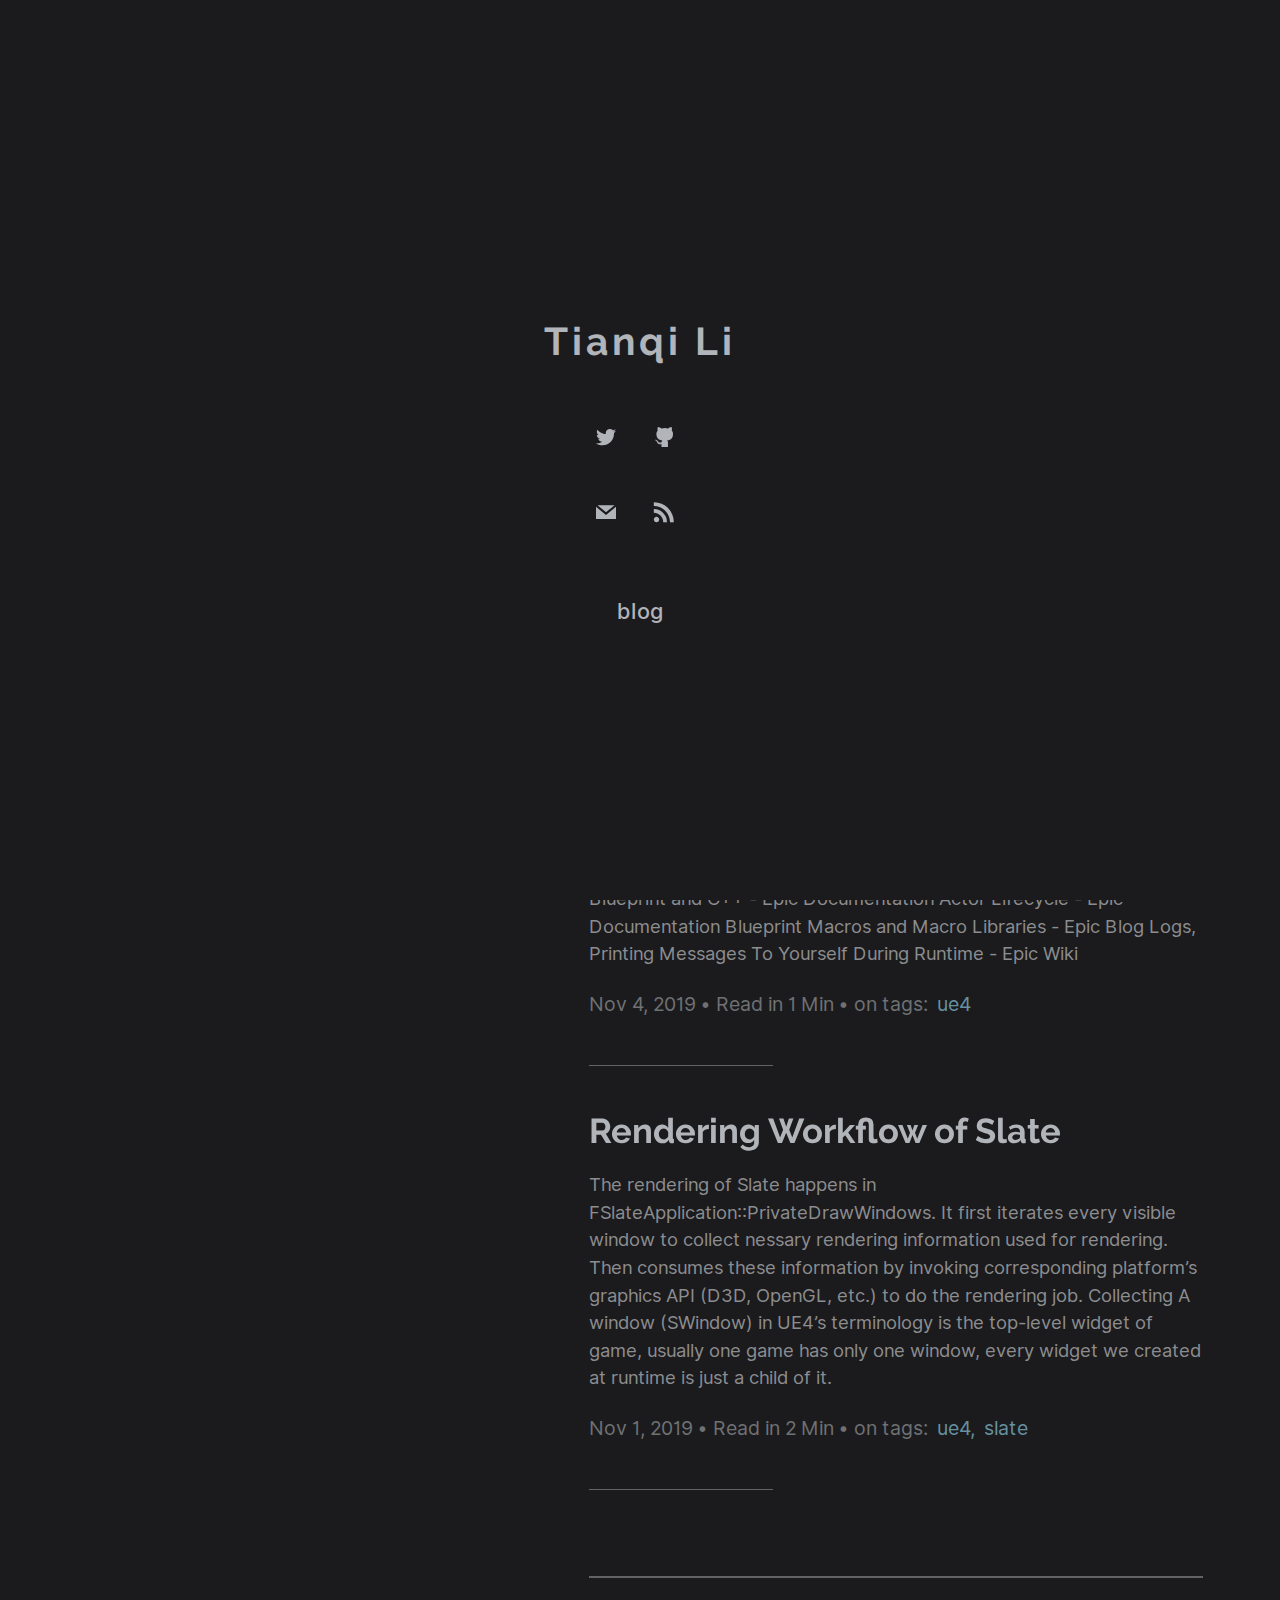
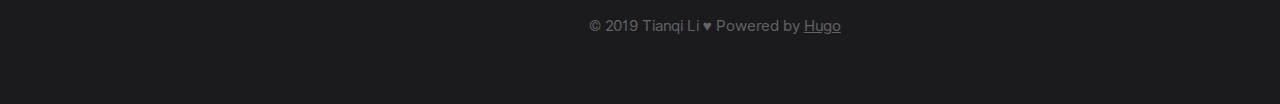
<file: index.html>
<!DOCTYPE html>
<html xmlns="http://www.w3.org/1999/xhtml" xml:lang="en" lang="en-us">
<head>
	<meta name="generator" content="Hugo 0.59.0" />
    <meta http-equiv="content-type" content="text/html; charset=utf-8">
    <meta name="theme-color" content="#000"/>
    
    <meta name="viewport" content="width=device-width, initial-scale=1.0, maximum-scale=5">
    <title> Tianqi Li </title>
    
    <link rel="manifest" href="/manifest.json">
    
    <link rel="apple-touch-icon" sizes="57x57" href="https://litianqi.github.io/images/favicons/apple-icon-57x57.png">
    <link rel="apple-touch-icon" sizes="60x60" href="https://litianqi.github.io/images/favicons/apple-icon-60x60.png">
    <link rel="apple-touch-icon" sizes="72x72" href="https://litianqi.github.io/images/favicons/apple-icon-72x72.png">
    <link rel="apple-touch-icon" sizes="76x76" href="https://litianqi.github.io/images/favicons/apple-icon-76x76.png">
    <link rel="apple-touch-icon" sizes="114x114" href="https://litianqi.github.io/images/favicons/apple-icon-114x114.png">
    <link rel="apple-touch-icon" sizes="120x120" href="https://litianqi.github.io/images/favicons/apple-icon-120x120.png">
    <link rel="apple-touch-icon" sizes="144x144" href="https://litianqi.github.io/images/favicons/apple-icon-144x144.png">
    <link rel="apple-touch-icon" sizes="152x152" href="https://litianqi.github.io/images/favicons/apple-icon-152x152.png">
    <link rel="apple-touch-icon" sizes="180x180" href="https://litianqi.github.io/images/favicons/apple-icon-180x180.png">
    <link rel="icon" type="image/png" href="https://litianqi.github.io/images/favicons/favicon-16x16.png" sizes="32x32">
    <link rel="icon" type="image/png" href="https://litianqi.github.io/images/favicons/favicon-32x32.png" sizes="32x32">
    <link rel="icon" type="image/png" href="https://litianqi.github.io/images/favicons/favicon-96x96.png" sizes="96x96">
    <link rel="icon" type="image/png" href="https://litianqi.github.io/images/favicons/android-icon-192x192.png" sizes="192x192">
    <link rel="icon" type="image/png" href="https://litianqi.github.io/images/favicons/favicon-16x16.png" sizes="16x16">
    <link rel="manifest" href="https://litianqi.github.io/images/favicons/manifest.json">
    <link rel="shortcut icon" href="https://litianqi.github.io/images/favicons/favicon.ico">
    <meta name="msapplication-TileColor" content="#ffc40d">
    <meta name="msapplication-TileImage" content="https://litianqi.github.io/images/favicons/mstile-144x144.png">
    
    <link href="https://litianqi.github.io/index.xml" rel="alternate" type="application/rss+xml" title="Tianqi Li" />
	
	<meta property="og:type" content="article">
	<meta property="og:title" content="Tianqi Li">
	<meta property="og:url" content="https://litianqi.github.io/">
	<meta property="og:site_name" content="Tianqi Li">
    <meta name="twitter:site" content="Tianqi Li">
	<meta itemprop="name" content="Tianqi Li">
	<meta name="twitter:title" content="Tianqi Li">
	<meta name="twitter:card" content="summary">
    <meta name="twitter:creator" content="@kevcui">
    <meta name="Description" content="Title: Tianqi Li; Author Tianqi Li">
	
    <meta name="description" content="">
    <meta name="og:description" content="">
    <meta name="twitter:description" content="">
    <meta itemprop="description" content="">
	
	
		
	<meta property="og:image" content="https://litianqi.github.io/"/>
	<meta property="twitter:image" content="https://litianqi.github.io/"/>
	<meta itemprop="image" content="https://litianqi.github.io/">
		
	
    
    
    <link rel="stylesheet" type="text/css" href="https://litianqi.github.io/css/uno.min.css" />
    
    <link rel="stylesheet" type="text/css" href="https://litianqi.github.io/css/font.min.css" />
    
    <link rel="stylesheet" type="text/css" href="https://litianqi.github.io/css/inter-ui.min.css" />
    
    <link rel="stylesheet" type="text/css" href="https://litianqi.github.io/css/syntax.min.css" />
    <link rel="stylesheet" type="text/css" href="https://litianqi.github.io/css/animate.min.css" />
</head>

    <body>
        <div id="scriptHeader">
    <span class="mobile btn-mobile-menu">
            <i class="icon icon-list btn-mobile-menu__icon"></i>
            <i class="icon icon-x-circle btn-mobile-close__icon hidden"></i>
            
                <a class="mobile-top-right-button" href="https://litianqi.github.io/"  title="Tianqi Li homepage">Tianqi Li</a>
            
    </span>
    <header class="
        
        
            panel-cover
        
        "  style="background-image: url(https://images.unsplash.com/photo-1573834455293-d6c6c67aee96?ixlib=rb-1.2.1&amp;ixid=eyJhcHBfaWQiOjEyMDd9&amp;auto=format&amp;fit=crop&amp;w=2250&amp;q=80)" >
    <div class="panel-main">
        <div class="panel-main__inner panel-inverted">
            <div class="panel-main__content"> 
                <h1 class="panel-cover__title panel-title">
                    <a class="blog-title" href="https://litianqi.github.io/"  title="Tianqi Li homepage">Tianqi Li</a>
                </h1>
                <br/>
                
                <div class="navigation-wrapper">
                    <nav class="cover-navigation cover-navigation--primary">
                        <ul class="soc">
    
    
    <li>
        <a href="https://twitter.com/@litianqi" title="@litianqi on Twitter" target="_blank" rel="noopener"><span class="soc soc-twitter"></span></a>
    </li> 

    
    
    <li>
        <a href="https://github.com/litianqi" title="litianqi on github" target="_blank" rel="noopener"><span class="soc soc-github"></span></a>
    </li> 

    
    
</ul>

<ul class="soc">
    
    

    
    

    
    

    
    

    
    

    
    

    
    
    <li>
        <a href="mailto:litianqi@outlook.com" title="Email litianqi@outlook.com" target="_blank" rel="noopener"><span class="soc soc-mail"></span></a>
    </li> 
    <li>
        <a href="https://litianqi.github.io/index.xml" title="Subsribe" target="_blank" rel="noopener"><span class="soc soc-rss"></span></a>
    </li>
</ul>

                    </nav>
                </div>

                
                    <p class=""><a title="my blog" class="main-button blog-button" href="/#blog">blog</a></p>
                
                

            </div>
        </div>
        <div class="panel-cover--overlay"></div>
    </div>
</header>
</div>
<noscript>
    <style>
        #scriptHeader {display:none;}
        .navigation-wrapper{
            display: block;
            top: 0;
        }
    </style>

    <header class="panel-cover panel-cover--collapsed" style="background-image: url(https://images.unsplash.com/photo-1573834455293-d6c6c67aee96?ixlib=rb-1.2.1&amp;ixid=eyJhcHBfaWQiOjEyMDd9&amp;auto=format&amp;fit=crop&amp;w=2250&amp;q=80)">
        <div class="panel-main">
            <div class="panel-main__inner panel-inverted">
                <div class="panel-main__content"> 
                    <h1 class="panel-cover__title panel-title">
                        <a class="blog-title" href="https://litianqi.github.io/"  title="Tianqi Li homepage">Tianqi Li</a>
                    </h1>
                    
                    <div class="navigation-wrapper">
                        <nav class="cover-navigation cover-navigation--primary">
                            <ul class="soc">
    
    
    <li>
        <a href="https://twitter.com/@litianqi" title="@litianqi on Twitter" target="_blank" rel="noopener"><span class="soc soc-twitter"></span></a>
    </li> 

    
    
    <li>
        <a href="https://github.com/litianqi" title="litianqi on github" target="_blank" rel="noopener"><span class="soc soc-github"></span></a>
    </li> 

    
    
</ul>

<ul class="soc">
    
    

    
    

    
    

    
    

    
    

    
    

    
    
    <li>
        <a href="mailto:litianqi@outlook.com" title="Email litianqi@outlook.com" target="_blank" rel="noopener"><span class="soc soc-mail"></span></a>
    </li> 
    <li>
        <a href="https://litianqi.github.io/index.xml" title="Subsribe" target="_blank" rel="noopener"><span class="soc soc-rss"></span></a>
    </li>
</ul>

                        </nav>
                    </div>
                    
                        <p class=""><a title="my blog" class="main-button blog-button" href="/#blog">blog</a></p>
                    
                    
                </div>
            </div>
            <div class="panel-cover--overlay"></div>
        </div>
    </header>
</noscript>

        <div class="content-wrapper">
            <div class="content-wrapper__inner">
                <section id="main">
                    <div>
                        
                            
                                <article class="post">
<header>
<h2 class="post-list__post-title"><a class="hvr-bounce-to-right" href="https://litianqi.github.io/2019/11/12/returning-to-player-camera-after-level-sequence-play/">Returning to Player Camera after Level Sequence Play </a> </h2>
</header>
<div class="excerpt">
    
        If you want to transit camera back to player seamlessly after or during level sequence, you can call SetViewTargetWithBlend to do that, with a player as new target. Just make sure you put the following settings right:
 Tracks of camera cuts and camera actor are set to keep state when finished, otherwise camera will roll back to initial state.
 If you are switching camera in level sequence (not after), make sure to crop length of camera cuts so that it ends earlier than SetViewTargetWithBlend.
    
</div>
<div class="post-list__meta">Nov 12, 2019 • Read in 1 Min

    • on tags:
    
        
            <a class="post-list__meta--tags" href="/tags/ue4">ue4,</a>
        
    
        
            <a class="post-list__meta--tags" href="/tags/camera">camera,</a>
        
    
        
            <a class="post-list__meta--tags" href="/tags/level-sequence">level-sequence</a>
        
    

</div>
<hr class="post-list__divider" />
</article>

                            
                        
                            
                                <article class="post">
<header>
<h2 class="post-list__post-title"><a class="hvr-bounce-to-right" href="https://litianqi.github.io/2019/11/04/ue4-learning-resources/">UE4 Learning Resources </a> </h2>
</header>
<div class="excerpt">
    
         A collection of UE4 learning resources.
Garbage Collection  Garbage Collection Overview - Epic Wiki Garbage Collection &amp; Dynamic Memory Allocation - Epic Wiki  Reflection  Unreal Property System (Reflection) - Epic Blog  Collision  Collision Filtering - Epic Blog  Replication  &lsquo;Unreal Engine 4&rsquo; Network Compendium Replication - Epic Wiki A Crash Course in Blueprint Replication - Epic Blog Sequence Diagram of Networking inside the Character Movement Component class Authoritative Networked Character Movement Network Tips and Tricks - Epic Blog  Gameplay Ability System  Repo to gather all Gameplay Ability System content for UE4  UMG  UMG Best Practices - Epic Blog  Misc  Balancing Blueprint and C++ - Epic Documentation Actor Lifecycle - Epic Documentation Blueprint Macros and Macro Libraries - Epic Blog Logs, Printing Messages To Yourself During Runtime - Epic Wiki  
    
</div>
<div class="post-list__meta">Nov 4, 2019 • Read in 1 Min

    • on tags:
    
        
            <a class="post-list__meta--tags" href="/tags/ue4">ue4</a>
        
    

</div>
<hr class="post-list__divider" />
</article>

                            
                        
                            
                                <article class="post">
<header>
<h2 class="post-list__post-title"><a class="hvr-bounce-to-right" href="https://litianqi.github.io/2019/11/01/rendering-workflow-of-slate/">Rendering Workflow of Slate </a> </h2>
</header>
<div class="excerpt">
    
        The rendering of Slate happens in FSlateApplication::PrivateDrawWindows. It first iterates every visible window to collect nessary rendering information used for rendering. Then consumes these information by invoking corresponding platform&rsquo;s graphics API (D3D, OpenGL, etc.) to do the rendering job.
Collecting A window (SWindow) in UE4&rsquo;s terminology is the top-level widget of game, usually one game has only one window, every widget we created at runtime is just a child of it.
    
</div>
<div class="post-list__meta">Nov 1, 2019 • Read in 2 Min

    • on tags:
    
        
            <a class="post-list__meta--tags" href="/tags/ue4">ue4,</a>
        
    
        
            <a class="post-list__meta--tags" href="/tags/slate">slate</a>
        
    

</div>
<hr class="post-list__divider" />
</article>

                            
                        
                    </div>
                    <nav class="pagination" role="navigation">



</nav>

                </section>
                <footer class="footer">
    <span class="footer__copyright">
        &copy; 2019 Tianqi Li ♥ Powered by <a href="https://gohugo.io/">Hugo</a>
    </span>
</footer>

            </div>
        </div>
        <script src="https://litianqi.github.io/js/umbrella.min.js"></script>

<script src="https://litianqi.github.io/js/main.min.js">></script>
<script>
    if ('serviceWorker' in navigator) {
        navigator.serviceWorker.register('/sw.js')
        .then(function(registration) {
            console.log("Service Worker Registered", registration);
        })
        .catch(function(err) {
            console.log("Service Worker Failed to Register", err);
        })
    }
</script>




    </body>
</html>
</file>
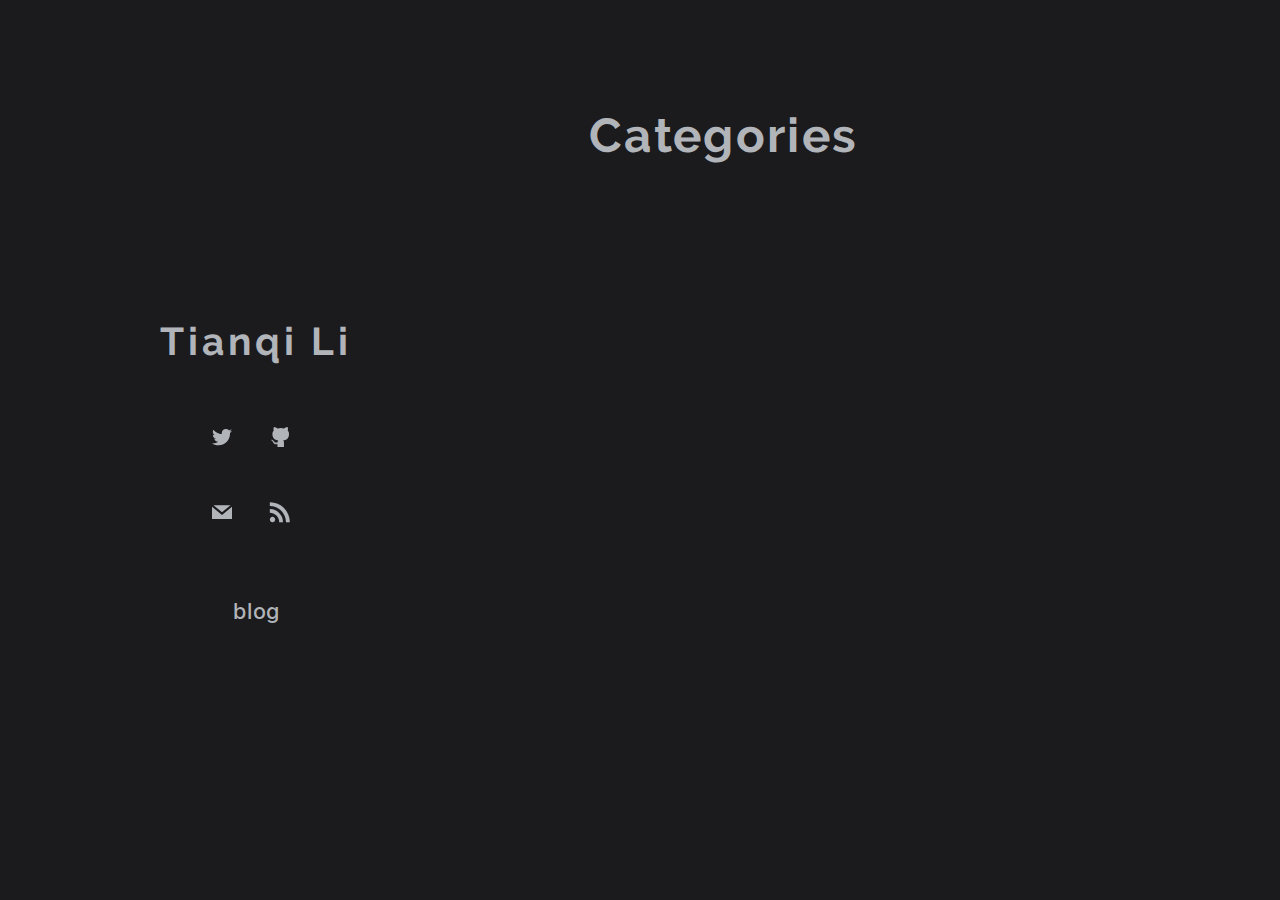
<file: categories/index.html>
<!DOCTYPE html>
<html xmlns="http://www.w3.org/1999/xhtml" xml:lang="en" lang="en-us">
<head>
    <meta http-equiv="content-type" content="text/html; charset=utf-8">
    <meta name="theme-color" content="#000"/>
    
    <meta name="viewport" content="width=device-width, initial-scale=1.0, maximum-scale=5">
    <title> Tianqi Li </title>
    
    <link rel="manifest" href="/manifest.json">
    
    <link rel="apple-touch-icon" sizes="57x57" href="https://litianqi.github.io/images/favicons/apple-icon-57x57.png">
    <link rel="apple-touch-icon" sizes="60x60" href="https://litianqi.github.io/images/favicons/apple-icon-60x60.png">
    <link rel="apple-touch-icon" sizes="72x72" href="https://litianqi.github.io/images/favicons/apple-icon-72x72.png">
    <link rel="apple-touch-icon" sizes="76x76" href="https://litianqi.github.io/images/favicons/apple-icon-76x76.png">
    <link rel="apple-touch-icon" sizes="114x114" href="https://litianqi.github.io/images/favicons/apple-icon-114x114.png">
    <link rel="apple-touch-icon" sizes="120x120" href="https://litianqi.github.io/images/favicons/apple-icon-120x120.png">
    <link rel="apple-touch-icon" sizes="144x144" href="https://litianqi.github.io/images/favicons/apple-icon-144x144.png">
    <link rel="apple-touch-icon" sizes="152x152" href="https://litianqi.github.io/images/favicons/apple-icon-152x152.png">
    <link rel="apple-touch-icon" sizes="180x180" href="https://litianqi.github.io/images/favicons/apple-icon-180x180.png">
    <link rel="icon" type="image/png" href="https://litianqi.github.io/images/favicons/favicon-16x16.png" sizes="32x32">
    <link rel="icon" type="image/png" href="https://litianqi.github.io/images/favicons/favicon-32x32.png" sizes="32x32">
    <link rel="icon" type="image/png" href="https://litianqi.github.io/images/favicons/favicon-96x96.png" sizes="96x96">
    <link rel="icon" type="image/png" href="https://litianqi.github.io/images/favicons/android-icon-192x192.png" sizes="192x192">
    <link rel="icon" type="image/png" href="https://litianqi.github.io/images/favicons/favicon-16x16.png" sizes="16x16">
    <link rel="manifest" href="https://litianqi.github.io/images/favicons/manifest.json">
    <link rel="shortcut icon" href="https://litianqi.github.io/images/favicons/favicon.ico">
    <meta name="msapplication-TileColor" content="#ffc40d">
    <meta name="msapplication-TileImage" content="https://litianqi.github.io/images/favicons/mstile-144x144.png">
    
    <link href="https://litianqi.github.io/index.xml" rel="alternate" type="application/rss+xml" title="Tianqi Li" />
	
	<meta property="og:type" content="article">
	<meta property="og:title" content="Categories">
	<meta property="og:url" content="https://litianqi.github.io/categories/">
	<meta property="og:site_name" content="Tianqi Li">
    <meta name="twitter:site" content="Tianqi Li">
	<meta itemprop="name" content="Categories">
	<meta name="twitter:title" content="Categories">
	<meta name="twitter:card" content="summary">
    <meta name="twitter:creator" content="@kevcui">
    <meta name="Description" content="Title: Tianqi Li; Author Tianqi Li">
	
    <meta name="description" content="">
    <meta name="og:description" content="">
    <meta name="twitter:description" content="">
    <meta itemprop="description" content="">
	
	
		
	<meta property="og:image" content="https://litianqi.github.io/"/>
	<meta property="twitter:image" content="https://litianqi.github.io/"/>
	<meta itemprop="image" content="https://litianqi.github.io/">
		
	
    
    
    <link rel="stylesheet" type="text/css" href="https://litianqi.github.io/css/uno.min.css" />
    
    <link rel="stylesheet" type="text/css" href="https://litianqi.github.io/css/font.min.css" />
    
    <link rel="stylesheet" type="text/css" href="https://litianqi.github.io/css/inter-ui.min.css" />
    
    <link rel="stylesheet" type="text/css" href="https://litianqi.github.io/css/syntax.min.css" />
    <link rel="stylesheet" type="text/css" href="https://litianqi.github.io/css/animate.min.css" />
</head>

<body>
    <div id="scriptHeader">
    <span class="mobile btn-mobile-menu">
            <i class="icon icon-list btn-mobile-menu__icon"></i>
            <i class="icon icon-x-circle btn-mobile-close__icon hidden"></i>
            
                <a class="mobile-top-right-button" href="/#blog">Other Posts</a>
            
    </span>
    <header class="
        
        
            panel-cover panel-cover--collapsed
        
        "  style="background-image: url(https://images.unsplash.com/photo-1573834455293-d6c6c67aee96?ixlib=rb-1.2.1&amp;ixid=eyJhcHBfaWQiOjEyMDd9&amp;auto=format&amp;fit=crop&amp;w=2250&amp;q=80)" >
    <div class="panel-main">
        <div class="panel-main__inner panel-inverted">
            <div class="panel-main__content"> 
                <h1 class="panel-cover__title panel-title">
                    <a class="blog-title" href="https://litianqi.github.io/"  title="Tianqi Li homepage">Tianqi Li</a>
                </h1>
                <br/>
                
                <div class="navigation-wrapper">
                    <nav class="cover-navigation cover-navigation--primary">
                        <ul class="soc">
    
    
    <li>
        <a href="https://twitter.com/@litianqi" title="@litianqi on Twitter" target="_blank" rel="noopener"><span class="soc soc-twitter"></span></a>
    </li> 

    
    
    <li>
        <a href="https://github.com/litianqi" title="litianqi on github" target="_blank" rel="noopener"><span class="soc soc-github"></span></a>
    </li> 

    
    
</ul>

<ul class="soc">
    
    

    
    

    
    

    
    

    
    

    
    

    
    
    <li>
        <a href="mailto:litianqi@outlook.com" title="Email litianqi@outlook.com" target="_blank" rel="noopener"><span class="soc soc-mail"></span></a>
    </li> 
    <li>
        <a href="https://litianqi.github.io/index.xml" title="Subsribe" target="_blank" rel="noopener"><span class="soc soc-rss"></span></a>
    </li>
</ul>

                    </nav>
                </div>

                
                    <p class=""><a class="main-button" href="/#blog">blog</a></p>
                
                

            </div>
        </div>
        <div class="panel-cover--overlay"></div>
    </div>
</header>
</div>
<noscript>
    <style>
        #scriptHeader {display:none;}
        .navigation-wrapper{
            display: block;
            top: 0;
        }
    </style>

    <header class="panel-cover panel-cover--collapsed" style="background-image: url(https://images.unsplash.com/photo-1573834455293-d6c6c67aee96?ixlib=rb-1.2.1&amp;ixid=eyJhcHBfaWQiOjEyMDd9&amp;auto=format&amp;fit=crop&amp;w=2250&amp;q=80)">
        <div class="panel-main">
            <div class="panel-main__inner panel-inverted">
                <div class="panel-main__content"> 
                    <h1 class="panel-cover__title panel-title">
                        <a class="blog-title" href="https://litianqi.github.io/"  title="Tianqi Li homepage">Tianqi Li</a>
                    </h1>
                    
                    <div class="navigation-wrapper">
                        <nav class="cover-navigation cover-navigation--primary">
                            <ul class="soc">
    
    
    <li>
        <a href="https://twitter.com/@litianqi" title="@litianqi on Twitter" target="_blank" rel="noopener"><span class="soc soc-twitter"></span></a>
    </li> 

    
    
    <li>
        <a href="https://github.com/litianqi" title="litianqi on github" target="_blank" rel="noopener"><span class="soc soc-github"></span></a>
    </li> 

    
    
</ul>

<ul class="soc">
    
    

    
    

    
    

    
    

    
    

    
    

    
    
    <li>
        <a href="mailto:litianqi@outlook.com" title="Email litianqi@outlook.com" target="_blank" rel="noopener"><span class="soc soc-mail"></span></a>
    </li> 
    <li>
        <a href="https://litianqi.github.io/index.xml" title="Subsribe" target="_blank" rel="noopener"><span class="soc soc-rss"></span></a>
    </li>
</ul>

                        </nav>
                    </div>
                    
                        <p><a class="main-button" href="/#blog">blog</a></p>
                    
                    
                </div>
            </div>
            <div class="panel-cover--overlay"></div>
        </div>
    </header>
</noscript>

    <div class="content-wrapper">
        <div class="content-wrapper__inner">
            <section id="main">
              <div>
                <h1 id="title">Categories</h1>
                <style type="text/css">
                        #double ul{
                          width:760px;
                          margin-bottom:20px;
                          overflow:hidden;
                        }
                        #double li{
                          line-height:1.5em;
                          float:left;
                          display:inline;
                          width:50%;
                        }
                </style>
                <ul id="double">
                
                
               </ul>
              </div>
            </section>
            </div>
        </div>
    </body>
    <script src="https://litianqi.github.io/js/umbrella.min.js"></script>

<script src="https://litianqi.github.io/js/main.min.js">></script>
<script>
    if ('serviceWorker' in navigator) {
        navigator.serviceWorker.register('/sw.js')
        .then(function(registration) {
            console.log("Service Worker Registered", registration);
        })
        .catch(function(err) {
            console.log("Service Worker Failed to Register", err);
        })
    }
</script>




</html>
</file>
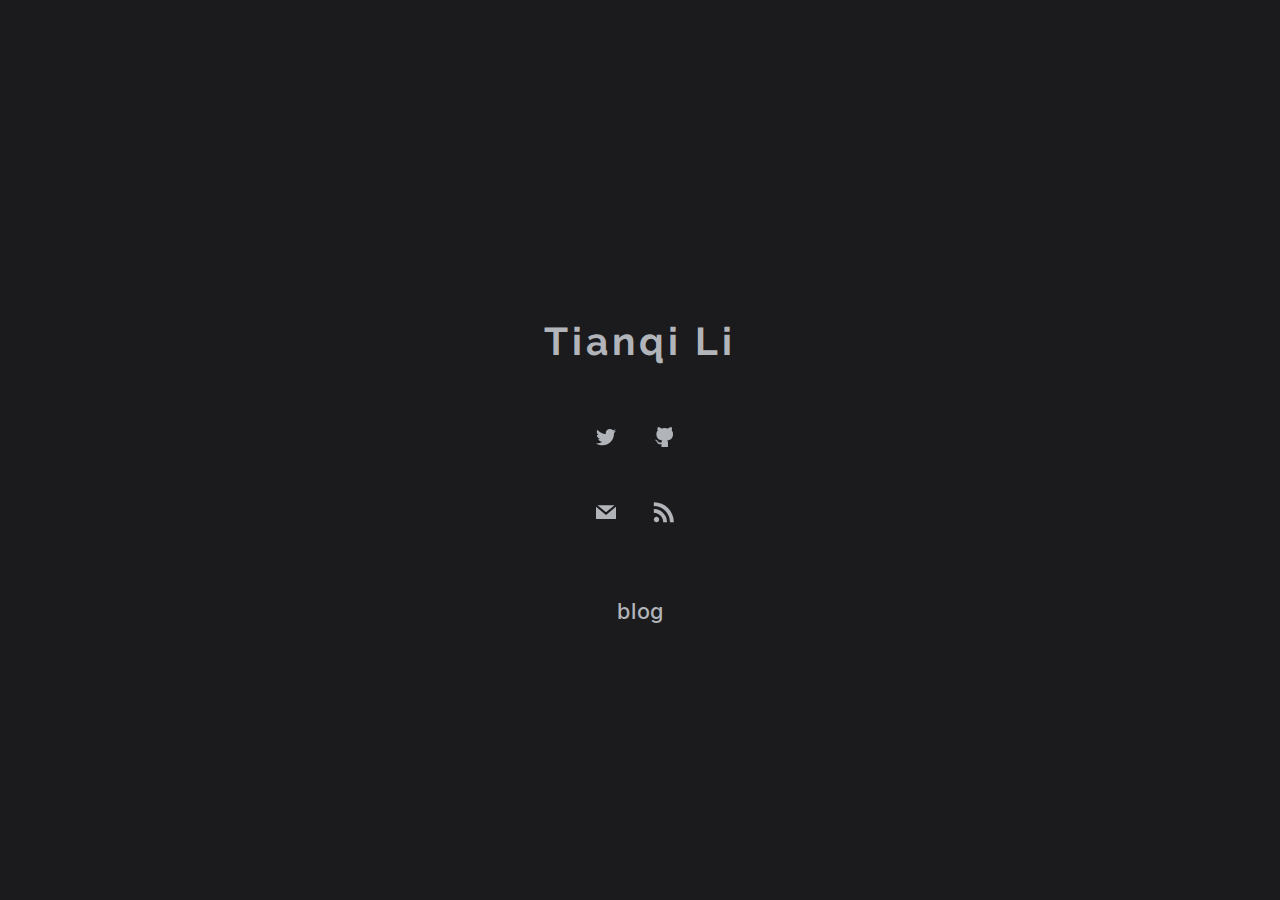
<file: posts/index.html>
<!DOCTYPE html>
<html xmlns="http://www.w3.org/1999/xhtml" xml:lang="en" lang="en-us">
<head>
    <meta http-equiv="content-type" content="text/html; charset=utf-8">
    <meta name="theme-color" content="#000"/>
    
    <meta name="viewport" content="width=device-width, initial-scale=1.0, maximum-scale=5">
    <title> Tianqi Li </title>
    
    <link rel="manifest" href="/manifest.json">
    
    <link rel="apple-touch-icon" sizes="57x57" href="https://litianqi.github.io/images/favicons/apple-icon-57x57.png">
    <link rel="apple-touch-icon" sizes="60x60" href="https://litianqi.github.io/images/favicons/apple-icon-60x60.png">
    <link rel="apple-touch-icon" sizes="72x72" href="https://litianqi.github.io/images/favicons/apple-icon-72x72.png">
    <link rel="apple-touch-icon" sizes="76x76" href="https://litianqi.github.io/images/favicons/apple-icon-76x76.png">
    <link rel="apple-touch-icon" sizes="114x114" href="https://litianqi.github.io/images/favicons/apple-icon-114x114.png">
    <link rel="apple-touch-icon" sizes="120x120" href="https://litianqi.github.io/images/favicons/apple-icon-120x120.png">
    <link rel="apple-touch-icon" sizes="144x144" href="https://litianqi.github.io/images/favicons/apple-icon-144x144.png">
    <link rel="apple-touch-icon" sizes="152x152" href="https://litianqi.github.io/images/favicons/apple-icon-152x152.png">
    <link rel="apple-touch-icon" sizes="180x180" href="https://litianqi.github.io/images/favicons/apple-icon-180x180.png">
    <link rel="icon" type="image/png" href="https://litianqi.github.io/images/favicons/favicon-16x16.png" sizes="32x32">
    <link rel="icon" type="image/png" href="https://litianqi.github.io/images/favicons/favicon-32x32.png" sizes="32x32">
    <link rel="icon" type="image/png" href="https://litianqi.github.io/images/favicons/favicon-96x96.png" sizes="96x96">
    <link rel="icon" type="image/png" href="https://litianqi.github.io/images/favicons/android-icon-192x192.png" sizes="192x192">
    <link rel="icon" type="image/png" href="https://litianqi.github.io/images/favicons/favicon-16x16.png" sizes="16x16">
    <link rel="manifest" href="https://litianqi.github.io/images/favicons/manifest.json">
    <link rel="shortcut icon" href="https://litianqi.github.io/images/favicons/favicon.ico">
    <meta name="msapplication-TileColor" content="#ffc40d">
    <meta name="msapplication-TileImage" content="https://litianqi.github.io/images/favicons/mstile-144x144.png">
    
    <link href="https://litianqi.github.io/index.xml" rel="alternate" type="application/rss+xml" title="Tianqi Li" />
	
	<meta property="og:type" content="article">
	<meta property="og:title" content="Posts">
	<meta property="og:url" content="https://litianqi.github.io/posts/">
	<meta property="og:site_name" content="Tianqi Li">
    <meta name="twitter:site" content="Tianqi Li">
	<meta itemprop="name" content="Posts">
	<meta name="twitter:title" content="Posts">
	<meta name="twitter:card" content="summary">
    <meta name="twitter:creator" content="@kevcui">
    <meta name="Description" content="Title: Tianqi Li; Author Tianqi Li">
	
    <meta name="description" content="">
    <meta name="og:description" content="">
    <meta name="twitter:description" content="">
    <meta itemprop="description" content="">
	
	
		
	<meta property="og:image" content="https://litianqi.github.io/"/>
	<meta property="twitter:image" content="https://litianqi.github.io/"/>
	<meta itemprop="image" content="https://litianqi.github.io/">
		
	
    
    
    <link rel="stylesheet" type="text/css" href="https://litianqi.github.io/css/uno.min.css" />
    
    <link rel="stylesheet" type="text/css" href="https://litianqi.github.io/css/font.min.css" />
    
    <link rel="stylesheet" type="text/css" href="https://litianqi.github.io/css/inter-ui.min.css" />
    
    <link rel="stylesheet" type="text/css" href="https://litianqi.github.io/css/syntax.min.css" />
    <link rel="stylesheet" type="text/css" href="https://litianqi.github.io/css/animate.min.css" />
</head>

    <body>
        <div id="scriptHeader">
    <span class="mobile btn-mobile-menu">
            <i class="icon icon-list btn-mobile-menu__icon"></i>
            <i class="icon icon-x-circle btn-mobile-close__icon hidden"></i>
            
                <a class="mobile-top-right-button" href="/#blog">Other Posts</a>
            
    </span>
    <header class="
        
        
            panel-cover
        
        "  style="background-image: url(https://images.unsplash.com/photo-1573834455293-d6c6c67aee96?ixlib=rb-1.2.1&amp;ixid=eyJhcHBfaWQiOjEyMDd9&amp;auto=format&amp;fit=crop&amp;w=2250&amp;q=80)" >
    <div class="panel-main">
        <div class="panel-main__inner panel-inverted">
            <div class="panel-main__content"> 
                <h1 class="panel-cover__title panel-title">
                    <a class="blog-title" href="https://litianqi.github.io/"  title="Tianqi Li homepage">Tianqi Li</a>
                </h1>
                <br/>
                
                <div class="navigation-wrapper">
                    <nav class="cover-navigation cover-navigation--primary">
                        <ul class="soc">
    
    
    <li>
        <a href="https://twitter.com/@litianqi" title="@litianqi on Twitter" target="_blank" rel="noopener"><span class="soc soc-twitter"></span></a>
    </li> 

    
    
    <li>
        <a href="https://github.com/litianqi" title="litianqi on github" target="_blank" rel="noopener"><span class="soc soc-github"></span></a>
    </li> 

    
    
</ul>

<ul class="soc">
    
    

    
    

    
    

    
    

    
    

    
    

    
    
    <li>
        <a href="mailto:litianqi@outlook.com" title="Email litianqi@outlook.com" target="_blank" rel="noopener"><span class="soc soc-mail"></span></a>
    </li> 
    <li>
        <a href="https://litianqi.github.io/index.xml" title="Subsribe" target="_blank" rel="noopener"><span class="soc soc-rss"></span></a>
    </li>
</ul>

                    </nav>
                </div>

                
                    <p class=""><a class="main-button" href="/#blog">blog</a></p>
                
                

            </div>
        </div>
        <div class="panel-cover--overlay"></div>
    </div>
</header>
</div>
<noscript>
    <style>
        #scriptHeader {display:none;}
        .navigation-wrapper{
            display: block;
            top: 0;
        }
    </style>

    <header class="panel-cover panel-cover--collapsed" style="background-image: url(https://images.unsplash.com/photo-1573834455293-d6c6c67aee96?ixlib=rb-1.2.1&amp;ixid=eyJhcHBfaWQiOjEyMDd9&amp;auto=format&amp;fit=crop&amp;w=2250&amp;q=80)">
        <div class="panel-main">
            <div class="panel-main__inner panel-inverted">
                <div class="panel-main__content"> 
                    <h1 class="panel-cover__title panel-title">
                        <a class="blog-title" href="https://litianqi.github.io/"  title="Tianqi Li homepage">Tianqi Li</a>
                    </h1>
                    
                    <div class="navigation-wrapper">
                        <nav class="cover-navigation cover-navigation--primary">
                            <ul class="soc">
    
    
    <li>
        <a href="https://twitter.com/@litianqi" title="@litianqi on Twitter" target="_blank" rel="noopener"><span class="soc soc-twitter"></span></a>
    </li> 

    
    
    <li>
        <a href="https://github.com/litianqi" title="litianqi on github" target="_blank" rel="noopener"><span class="soc soc-github"></span></a>
    </li> 

    
    
</ul>

<ul class="soc">
    
    

    
    

    
    

    
    

    
    

    
    

    
    
    <li>
        <a href="mailto:litianqi@outlook.com" title="Email litianqi@outlook.com" target="_blank" rel="noopener"><span class="soc soc-mail"></span></a>
    </li> 
    <li>
        <a href="https://litianqi.github.io/index.xml" title="Subsribe" target="_blank" rel="noopener"><span class="soc soc-rss"></span></a>
    </li>
</ul>

                        </nav>
                    </div>
                    
                        <p><a class="main-button" href="/#blog">blog</a></p>
                    
                    
                </div>
            </div>
            <div class="panel-cover--overlay"></div>
        </div>
    </header>
</noscript>

        <div class="content-wrapper">
            <div class="content-wrapper__inner">
                
                <h2>2019</h2>
                <ul id="list">
                    
                    <li>
                        <a href="https://litianqi.github.io/2019/11/12/returning-to-player-camera-after-level-sequence-play/">Returning to Player Camera after Level Sequence Play </a>
                        <div class="meta">Tue, Nov 12, 2019</div>
                    </li>
                    
                    <li>
                        <a href="https://litianqi.github.io/2019/11/04/ue4-learning-resources/">UE4 Learning Resources </a>
                        <div class="meta">Mon, Nov 4, 2019</div>
                    </li>
                    
                    <li>
                        <a href="https://litianqi.github.io/2019/11/01/rendering-workflow-of-slate/">Rendering Workflow of Slate </a>
                        <div class="meta">Fri, Nov 1, 2019</div>
                    </li>
                    
                </ul>
                
            </div>
        </div>
    </body>
    <script src="https://litianqi.github.io/js/umbrella.min.js"></script>

<script src="https://litianqi.github.io/js/main.min.js">></script>
<script>
    if ('serviceWorker' in navigator) {
        navigator.serviceWorker.register('/sw.js')
        .then(function(registration) {
            console.log("Service Worker Registered", registration);
        })
        .catch(function(err) {
            console.log("Service Worker Failed to Register", err);
        })
    }
</script>




</html>
</file>
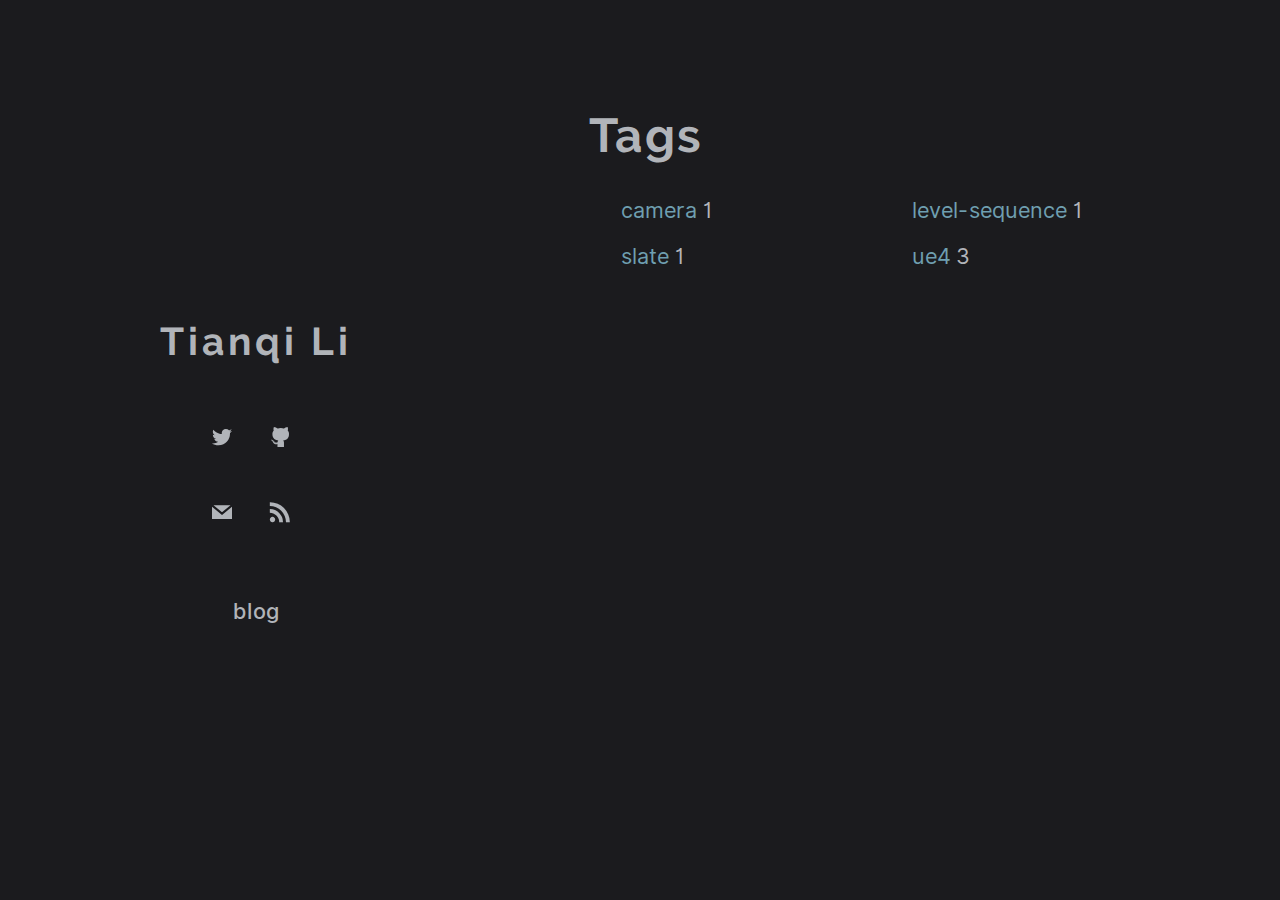
<file: tags/index.html>
<!DOCTYPE html>
<html xmlns="http://www.w3.org/1999/xhtml" xml:lang="en" lang="en-us">
<head>
    <meta http-equiv="content-type" content="text/html; charset=utf-8">
    <meta name="theme-color" content="#000"/>
    
    <meta name="viewport" content="width=device-width, initial-scale=1.0, maximum-scale=5">
    <title> Tianqi Li </title>
    
    <link rel="manifest" href="/manifest.json">
    
    <link rel="apple-touch-icon" sizes="57x57" href="https://litianqi.github.io/images/favicons/apple-icon-57x57.png">
    <link rel="apple-touch-icon" sizes="60x60" href="https://litianqi.github.io/images/favicons/apple-icon-60x60.png">
    <link rel="apple-touch-icon" sizes="72x72" href="https://litianqi.github.io/images/favicons/apple-icon-72x72.png">
    <link rel="apple-touch-icon" sizes="76x76" href="https://litianqi.github.io/images/favicons/apple-icon-76x76.png">
    <link rel="apple-touch-icon" sizes="114x114" href="https://litianqi.github.io/images/favicons/apple-icon-114x114.png">
    <link rel="apple-touch-icon" sizes="120x120" href="https://litianqi.github.io/images/favicons/apple-icon-120x120.png">
    <link rel="apple-touch-icon" sizes="144x144" href="https://litianqi.github.io/images/favicons/apple-icon-144x144.png">
    <link rel="apple-touch-icon" sizes="152x152" href="https://litianqi.github.io/images/favicons/apple-icon-152x152.png">
    <link rel="apple-touch-icon" sizes="180x180" href="https://litianqi.github.io/images/favicons/apple-icon-180x180.png">
    <link rel="icon" type="image/png" href="https://litianqi.github.io/images/favicons/favicon-16x16.png" sizes="32x32">
    <link rel="icon" type="image/png" href="https://litianqi.github.io/images/favicons/favicon-32x32.png" sizes="32x32">
    <link rel="icon" type="image/png" href="https://litianqi.github.io/images/favicons/favicon-96x96.png" sizes="96x96">
    <link rel="icon" type="image/png" href="https://litianqi.github.io/images/favicons/android-icon-192x192.png" sizes="192x192">
    <link rel="icon" type="image/png" href="https://litianqi.github.io/images/favicons/favicon-16x16.png" sizes="16x16">
    <link rel="manifest" href="https://litianqi.github.io/images/favicons/manifest.json">
    <link rel="shortcut icon" href="https://litianqi.github.io/images/favicons/favicon.ico">
    <meta name="msapplication-TileColor" content="#ffc40d">
    <meta name="msapplication-TileImage" content="https://litianqi.github.io/images/favicons/mstile-144x144.png">
    
    <link href="https://litianqi.github.io/index.xml" rel="alternate" type="application/rss+xml" title="Tianqi Li" />
	
	<meta property="og:type" content="article">
	<meta property="og:title" content="Tags">
	<meta property="og:url" content="https://litianqi.github.io/tags/">
	<meta property="og:site_name" content="Tianqi Li">
    <meta name="twitter:site" content="Tianqi Li">
	<meta itemprop="name" content="Tags">
	<meta name="twitter:title" content="Tags">
	<meta name="twitter:card" content="summary">
    <meta name="twitter:creator" content="@kevcui">
    <meta name="Description" content="Title: Tianqi Li; Author Tianqi Li">
	
    <meta name="description" content="">
    <meta name="og:description" content="">
    <meta name="twitter:description" content="">
    <meta itemprop="description" content="">
	
	
		
	<meta property="og:image" content="https://litianqi.github.io/"/>
	<meta property="twitter:image" content="https://litianqi.github.io/"/>
	<meta itemprop="image" content="https://litianqi.github.io/">
		
	
    
    
    <link rel="stylesheet" type="text/css" href="https://litianqi.github.io/css/uno.min.css" />
    
    <link rel="stylesheet" type="text/css" href="https://litianqi.github.io/css/font.min.css" />
    
    <link rel="stylesheet" type="text/css" href="https://litianqi.github.io/css/inter-ui.min.css" />
    
    <link rel="stylesheet" type="text/css" href="https://litianqi.github.io/css/syntax.min.css" />
    <link rel="stylesheet" type="text/css" href="https://litianqi.github.io/css/animate.min.css" />
</head>

<body>
    <div id="scriptHeader">
    <span class="mobile btn-mobile-menu">
            <i class="icon icon-list btn-mobile-menu__icon"></i>
            <i class="icon icon-x-circle btn-mobile-close__icon hidden"></i>
            
                <a class="mobile-top-right-button" href="/#blog">Other Posts</a>
            
    </span>
    <header class="
        
        
            panel-cover panel-cover--collapsed
        
        "  style="background-image: url(https://images.unsplash.com/photo-1573834455293-d6c6c67aee96?ixlib=rb-1.2.1&amp;ixid=eyJhcHBfaWQiOjEyMDd9&amp;auto=format&amp;fit=crop&amp;w=2250&amp;q=80)" >
    <div class="panel-main">
        <div class="panel-main__inner panel-inverted">
            <div class="panel-main__content"> 
                <h1 class="panel-cover__title panel-title">
                    <a class="blog-title" href="https://litianqi.github.io/"  title="Tianqi Li homepage">Tianqi Li</a>
                </h1>
                <br/>
                
                <div class="navigation-wrapper">
                    <nav class="cover-navigation cover-navigation--primary">
                        <ul class="soc">
    
    
    <li>
        <a href="https://twitter.com/@litianqi" title="@litianqi on Twitter" target="_blank" rel="noopener"><span class="soc soc-twitter"></span></a>
    </li> 

    
    
    <li>
        <a href="https://github.com/litianqi" title="litianqi on github" target="_blank" rel="noopener"><span class="soc soc-github"></span></a>
    </li> 

    
    
</ul>

<ul class="soc">
    
    

    
    

    
    

    
    

    
    

    
    

    
    
    <li>
        <a href="mailto:litianqi@outlook.com" title="Email litianqi@outlook.com" target="_blank" rel="noopener"><span class="soc soc-mail"></span></a>
    </li> 
    <li>
        <a href="https://litianqi.github.io/index.xml" title="Subsribe" target="_blank" rel="noopener"><span class="soc soc-rss"></span></a>
    </li>
</ul>

                    </nav>
                </div>

                
                    <p class=""><a class="main-button" href="/#blog">blog</a></p>
                
                

            </div>
        </div>
        <div class="panel-cover--overlay"></div>
    </div>
</header>
</div>
<noscript>
    <style>
        #scriptHeader {display:none;}
        .navigation-wrapper{
            display: block;
            top: 0;
        }
    </style>

    <header class="panel-cover panel-cover--collapsed" style="background-image: url(https://images.unsplash.com/photo-1573834455293-d6c6c67aee96?ixlib=rb-1.2.1&amp;ixid=eyJhcHBfaWQiOjEyMDd9&amp;auto=format&amp;fit=crop&amp;w=2250&amp;q=80)">
        <div class="panel-main">
            <div class="panel-main__inner panel-inverted">
                <div class="panel-main__content"> 
                    <h1 class="panel-cover__title panel-title">
                        <a class="blog-title" href="https://litianqi.github.io/"  title="Tianqi Li homepage">Tianqi Li</a>
                    </h1>
                    
                    <div class="navigation-wrapper">
                        <nav class="cover-navigation cover-navigation--primary">
                            <ul class="soc">
    
    
    <li>
        <a href="https://twitter.com/@litianqi" title="@litianqi on Twitter" target="_blank" rel="noopener"><span class="soc soc-twitter"></span></a>
    </li> 

    
    
    <li>
        <a href="https://github.com/litianqi" title="litianqi on github" target="_blank" rel="noopener"><span class="soc soc-github"></span></a>
    </li> 

    
    
</ul>

<ul class="soc">
    
    

    
    

    
    

    
    

    
    

    
    

    
    
    <li>
        <a href="mailto:litianqi@outlook.com" title="Email litianqi@outlook.com" target="_blank" rel="noopener"><span class="soc soc-mail"></span></a>
    </li> 
    <li>
        <a href="https://litianqi.github.io/index.xml" title="Subsribe" target="_blank" rel="noopener"><span class="soc soc-rss"></span></a>
    </li>
</ul>

                        </nav>
                    </div>
                    
                        <p><a class="main-button" href="/#blog">blog</a></p>
                    
                    
                </div>
            </div>
            <div class="panel-cover--overlay"></div>
        </div>
    </header>
</noscript>

    <div class="content-wrapper">
        <div class="content-wrapper__inner">
            <section id="main">
              <div>
                <h1 id="title">Tags</h1>
                <style type="text/css">
                        #double ul{
                          width:760px;
                          margin-bottom:20px;
                          overflow:hidden;
                        }
                        #double li{
                          line-height:1.5em;
                          float:left;
                          display:inline;
                          width:50%;
                        }
                </style>
                <ul id="double">
                
                
                    <li>
                        <a href="camera">camera</a> 1
                    </li>
                
                    <li>
                        <a href="level-sequence">level-sequence</a> 1
                    </li>
                
                    <li>
                        <a href="slate">slate</a> 1
                    </li>
                
                    <li>
                        <a href="ue4">ue4</a> 3
                    </li>
                
               </ul>
              </div>
            </section>
            </div>
        </div>
    </body>
    <script src="https://litianqi.github.io/js/umbrella.min.js"></script>

<script src="https://litianqi.github.io/js/main.min.js">></script>
<script>
    if ('serviceWorker' in navigator) {
        navigator.serviceWorker.register('/sw.js')
        .then(function(registration) {
            console.log("Service Worker Registered", registration);
        })
        .catch(function(err) {
            console.log("Service Worker Failed to Register", err);
        })
    }
</script>




</html>
</file>
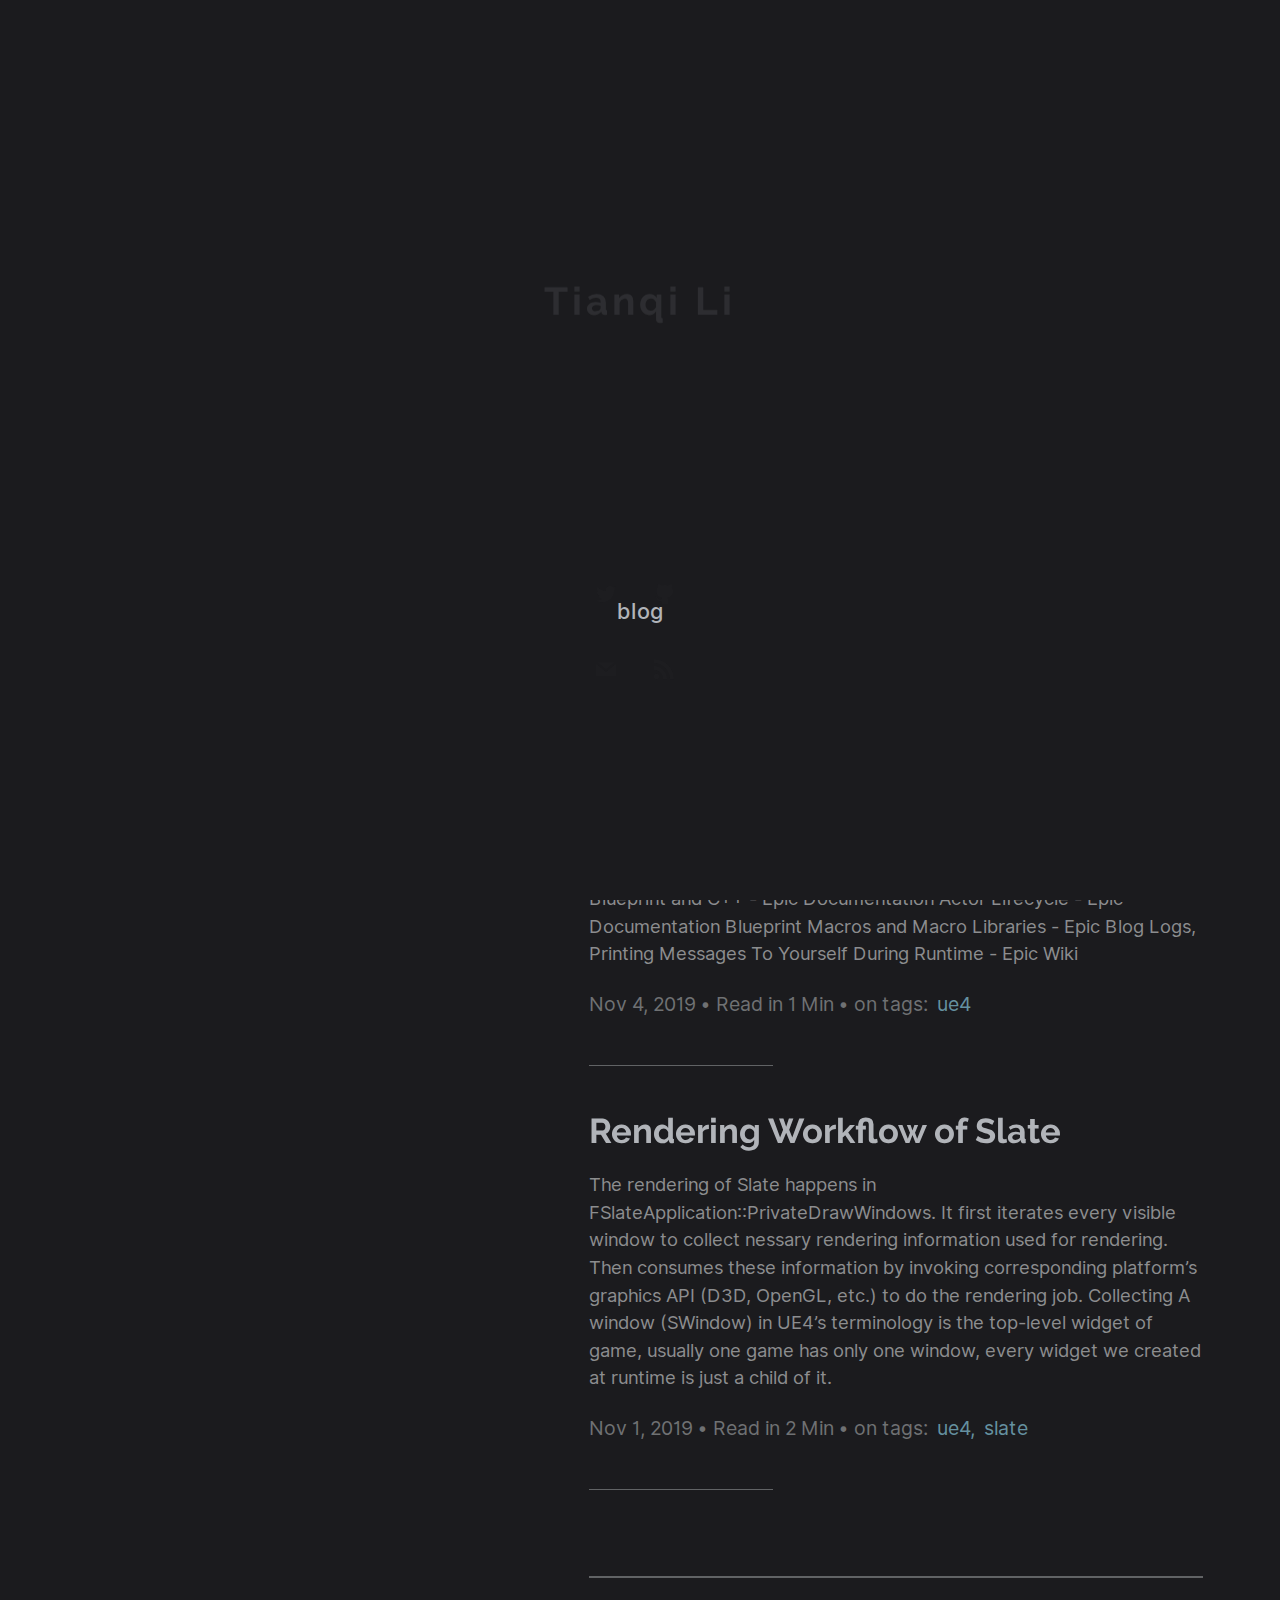
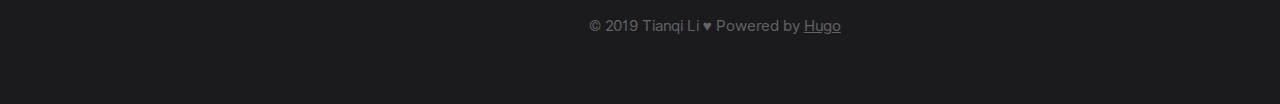
<file: page/1/index.html>
<!DOCTYPE html><html><head><title>https://litianqi.github.io/</title><link rel="canonical" href="https://litianqi.github.io/"/><meta name="robots" content="noindex"><meta charset="utf-8" /><meta http-equiv="refresh" content="0; url=https://litianqi.github.io/" /></head></html>
</file>
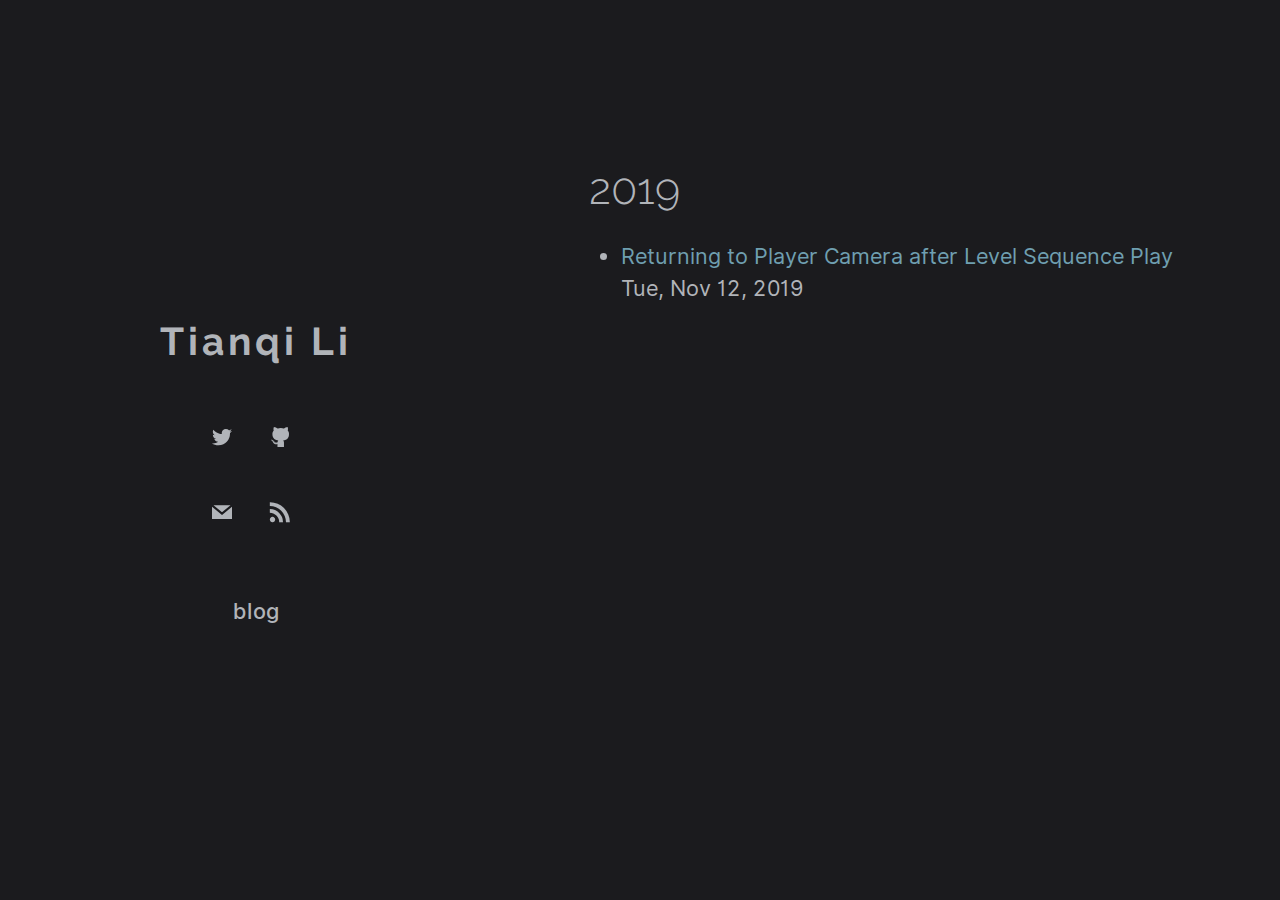
<file: tags/camera/index.html>
<!DOCTYPE html>
<html xmlns="http://www.w3.org/1999/xhtml" xml:lang="en" lang="en-us">
<head>
    <meta http-equiv="content-type" content="text/html; charset=utf-8">
    <meta name="theme-color" content="#000"/>
    
    <meta name="viewport" content="width=device-width, initial-scale=1.0, maximum-scale=5">
    <title> Tianqi Li </title>
    
    <link rel="manifest" href="/manifest.json">
    
    <link rel="apple-touch-icon" sizes="57x57" href="https://litianqi.github.io/images/favicons/apple-icon-57x57.png">
    <link rel="apple-touch-icon" sizes="60x60" href="https://litianqi.github.io/images/favicons/apple-icon-60x60.png">
    <link rel="apple-touch-icon" sizes="72x72" href="https://litianqi.github.io/images/favicons/apple-icon-72x72.png">
    <link rel="apple-touch-icon" sizes="76x76" href="https://litianqi.github.io/images/favicons/apple-icon-76x76.png">
    <link rel="apple-touch-icon" sizes="114x114" href="https://litianqi.github.io/images/favicons/apple-icon-114x114.png">
    <link rel="apple-touch-icon" sizes="120x120" href="https://litianqi.github.io/images/favicons/apple-icon-120x120.png">
    <link rel="apple-touch-icon" sizes="144x144" href="https://litianqi.github.io/images/favicons/apple-icon-144x144.png">
    <link rel="apple-touch-icon" sizes="152x152" href="https://litianqi.github.io/images/favicons/apple-icon-152x152.png">
    <link rel="apple-touch-icon" sizes="180x180" href="https://litianqi.github.io/images/favicons/apple-icon-180x180.png">
    <link rel="icon" type="image/png" href="https://litianqi.github.io/images/favicons/favicon-16x16.png" sizes="32x32">
    <link rel="icon" type="image/png" href="https://litianqi.github.io/images/favicons/favicon-32x32.png" sizes="32x32">
    <link rel="icon" type="image/png" href="https://litianqi.github.io/images/favicons/favicon-96x96.png" sizes="96x96">
    <link rel="icon" type="image/png" href="https://litianqi.github.io/images/favicons/android-icon-192x192.png" sizes="192x192">
    <link rel="icon" type="image/png" href="https://litianqi.github.io/images/favicons/favicon-16x16.png" sizes="16x16">
    <link rel="manifest" href="https://litianqi.github.io/images/favicons/manifest.json">
    <link rel="shortcut icon" href="https://litianqi.github.io/images/favicons/favicon.ico">
    <meta name="msapplication-TileColor" content="#ffc40d">
    <meta name="msapplication-TileImage" content="https://litianqi.github.io/images/favicons/mstile-144x144.png">
    
    <link href="https://litianqi.github.io/index.xml" rel="alternate" type="application/rss+xml" title="Tianqi Li" />
	
	<meta property="og:type" content="article">
	<meta property="og:title" content="camera">
	<meta property="og:url" content="https://litianqi.github.io/tags/camera/">
	<meta property="og:site_name" content="Tianqi Li">
    <meta name="twitter:site" content="Tianqi Li">
	<meta itemprop="name" content="camera">
	<meta name="twitter:title" content="camera">
	<meta name="twitter:card" content="summary">
    <meta name="twitter:creator" content="@kevcui">
    <meta name="Description" content="Title: Tianqi Li; Author Tianqi Li">
	
    <meta name="description" content="">
    <meta name="og:description" content="">
    <meta name="twitter:description" content="">
    <meta itemprop="description" content="">
	
	
		
	<meta property="og:image" content="https://litianqi.github.io/"/>
	<meta property="twitter:image" content="https://litianqi.github.io/"/>
	<meta itemprop="image" content="https://litianqi.github.io/">
		
	
    
    
    <link rel="stylesheet" type="text/css" href="https://litianqi.github.io/css/uno.min.css" />
    
    <link rel="stylesheet" type="text/css" href="https://litianqi.github.io/css/font.min.css" />
    
    <link rel="stylesheet" type="text/css" href="https://litianqi.github.io/css/inter-ui.min.css" />
    
    <link rel="stylesheet" type="text/css" href="https://litianqi.github.io/css/syntax.min.css" />
    <link rel="stylesheet" type="text/css" href="https://litianqi.github.io/css/animate.min.css" />
</head>

    <body>
        <div id="scriptHeader">
    <span class="mobile btn-mobile-menu">
            <i class="icon icon-list btn-mobile-menu__icon"></i>
            <i class="icon icon-x-circle btn-mobile-close__icon hidden"></i>
            
                <a class="mobile-top-right-button" href="/#blog">Other Posts</a>
            
    </span>
    <header class="
        
        
            panel-cover panel-cover--collapsed
        
        "  style="background-image: url(https://images.unsplash.com/photo-1573834455293-d6c6c67aee96?ixlib=rb-1.2.1&amp;ixid=eyJhcHBfaWQiOjEyMDd9&amp;auto=format&amp;fit=crop&amp;w=2250&amp;q=80)" >
    <div class="panel-main">
        <div class="panel-main__inner panel-inverted">
            <div class="panel-main__content"> 
                <h1 class="panel-cover__title panel-title">
                    <a class="blog-title" href="https://litianqi.github.io/"  title="Tianqi Li homepage">Tianqi Li</a>
                </h1>
                <br/>
                
                <div class="navigation-wrapper">
                    <nav class="cover-navigation cover-navigation--primary">
                        <ul class="soc">
    
    
    <li>
        <a href="https://twitter.com/@litianqi" title="@litianqi on Twitter" target="_blank" rel="noopener"><span class="soc soc-twitter"></span></a>
    </li> 

    
    
    <li>
        <a href="https://github.com/litianqi" title="litianqi on github" target="_blank" rel="noopener"><span class="soc soc-github"></span></a>
    </li> 

    
    
</ul>

<ul class="soc">
    
    

    
    

    
    

    
    

    
    

    
    

    
    
    <li>
        <a href="mailto:litianqi@outlook.com" title="Email litianqi@outlook.com" target="_blank" rel="noopener"><span class="soc soc-mail"></span></a>
    </li> 
    <li>
        <a href="https://litianqi.github.io/index.xml" title="Subsribe" target="_blank" rel="noopener"><span class="soc soc-rss"></span></a>
    </li>
</ul>

                    </nav>
                </div>

                
                    <p class=""><a class="main-button" href="/#blog">blog</a></p>
                
                

            </div>
        </div>
        <div class="panel-cover--overlay"></div>
    </div>
</header>
</div>
<noscript>
    <style>
        #scriptHeader {display:none;}
        .navigation-wrapper{
            display: block;
            top: 0;
        }
    </style>

    <header class="panel-cover panel-cover--collapsed" style="background-image: url(https://images.unsplash.com/photo-1573834455293-d6c6c67aee96?ixlib=rb-1.2.1&amp;ixid=eyJhcHBfaWQiOjEyMDd9&amp;auto=format&amp;fit=crop&amp;w=2250&amp;q=80)">
        <div class="panel-main">
            <div class="panel-main__inner panel-inverted">
                <div class="panel-main__content"> 
                    <h1 class="panel-cover__title panel-title">
                        <a class="blog-title" href="https://litianqi.github.io/"  title="Tianqi Li homepage">Tianqi Li</a>
                    </h1>
                    
                    <div class="navigation-wrapper">
                        <nav class="cover-navigation cover-navigation--primary">
                            <ul class="soc">
    
    
    <li>
        <a href="https://twitter.com/@litianqi" title="@litianqi on Twitter" target="_blank" rel="noopener"><span class="soc soc-twitter"></span></a>
    </li> 

    
    
    <li>
        <a href="https://github.com/litianqi" title="litianqi on github" target="_blank" rel="noopener"><span class="soc soc-github"></span></a>
    </li> 

    
    
</ul>

<ul class="soc">
    
    

    
    

    
    

    
    

    
    

    
    

    
    
    <li>
        <a href="mailto:litianqi@outlook.com" title="Email litianqi@outlook.com" target="_blank" rel="noopener"><span class="soc soc-mail"></span></a>
    </li> 
    <li>
        <a href="https://litianqi.github.io/index.xml" title="Subsribe" target="_blank" rel="noopener"><span class="soc soc-rss"></span></a>
    </li>
</ul>

                        </nav>
                    </div>
                    
                        <p><a class="main-button" href="/#blog">blog</a></p>
                    
                    
                </div>
            </div>
            <div class="panel-cover--overlay"></div>
        </div>
    </header>
</noscript>

        <div class="content-wrapper">
            <div class="content-wrapper__inner">
                
                <h2>2019</h2>
                <ul id="list">
                    
                    <li>
                        <a href="https://litianqi.github.io/2019/11/12/returning-to-player-camera-after-level-sequence-play/">Returning to Player Camera after Level Sequence Play </a>
                        <div class="meta">Tue, Nov 12, 2019</div>
                    </li>
                    
                </ul>
                
            </div>
        </div>
    </body>
    <script src="https://litianqi.github.io/js/umbrella.min.js"></script>

<script src="https://litianqi.github.io/js/main.min.js">></script>
<script>
    if ('serviceWorker' in navigator) {
        navigator.serviceWorker.register('/sw.js')
        .then(function(registration) {
            console.log("Service Worker Registered", registration);
        })
        .catch(function(err) {
            console.log("Service Worker Failed to Register", err);
        })
    }
</script>




</html>
</file>
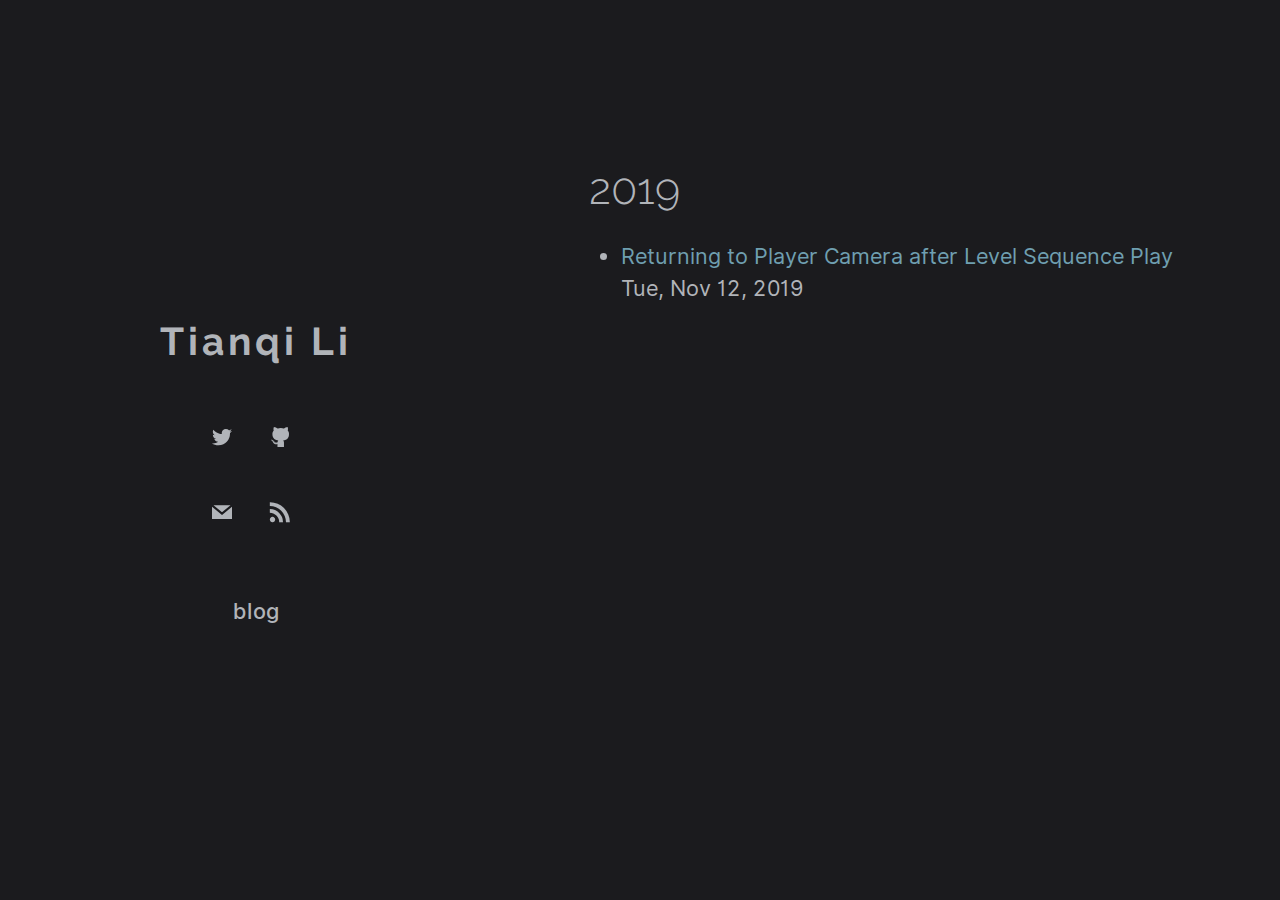
<file: tags/level-sequence/index.html>
<!DOCTYPE html>
<html xmlns="http://www.w3.org/1999/xhtml" xml:lang="en" lang="en-us">
<head>
    <meta http-equiv="content-type" content="text/html; charset=utf-8">
    <meta name="theme-color" content="#000"/>
    
    <meta name="viewport" content="width=device-width, initial-scale=1.0, maximum-scale=5">
    <title> Tianqi Li </title>
    
    <link rel="manifest" href="/manifest.json">
    
    <link rel="apple-touch-icon" sizes="57x57" href="https://litianqi.github.io/images/favicons/apple-icon-57x57.png">
    <link rel="apple-touch-icon" sizes="60x60" href="https://litianqi.github.io/images/favicons/apple-icon-60x60.png">
    <link rel="apple-touch-icon" sizes="72x72" href="https://litianqi.github.io/images/favicons/apple-icon-72x72.png">
    <link rel="apple-touch-icon" sizes="76x76" href="https://litianqi.github.io/images/favicons/apple-icon-76x76.png">
    <link rel="apple-touch-icon" sizes="114x114" href="https://litianqi.github.io/images/favicons/apple-icon-114x114.png">
    <link rel="apple-touch-icon" sizes="120x120" href="https://litianqi.github.io/images/favicons/apple-icon-120x120.png">
    <link rel="apple-touch-icon" sizes="144x144" href="https://litianqi.github.io/images/favicons/apple-icon-144x144.png">
    <link rel="apple-touch-icon" sizes="152x152" href="https://litianqi.github.io/images/favicons/apple-icon-152x152.png">
    <link rel="apple-touch-icon" sizes="180x180" href="https://litianqi.github.io/images/favicons/apple-icon-180x180.png">
    <link rel="icon" type="image/png" href="https://litianqi.github.io/images/favicons/favicon-16x16.png" sizes="32x32">
    <link rel="icon" type="image/png" href="https://litianqi.github.io/images/favicons/favicon-32x32.png" sizes="32x32">
    <link rel="icon" type="image/png" href="https://litianqi.github.io/images/favicons/favicon-96x96.png" sizes="96x96">
    <link rel="icon" type="image/png" href="https://litianqi.github.io/images/favicons/android-icon-192x192.png" sizes="192x192">
    <link rel="icon" type="image/png" href="https://litianqi.github.io/images/favicons/favicon-16x16.png" sizes="16x16">
    <link rel="manifest" href="https://litianqi.github.io/images/favicons/manifest.json">
    <link rel="shortcut icon" href="https://litianqi.github.io/images/favicons/favicon.ico">
    <meta name="msapplication-TileColor" content="#ffc40d">
    <meta name="msapplication-TileImage" content="https://litianqi.github.io/images/favicons/mstile-144x144.png">
    
    <link href="https://litianqi.github.io/index.xml" rel="alternate" type="application/rss+xml" title="Tianqi Li" />
	
	<meta property="og:type" content="article">
	<meta property="og:title" content="level-sequence">
	<meta property="og:url" content="https://litianqi.github.io/tags/level-sequence/">
	<meta property="og:site_name" content="Tianqi Li">
    <meta name="twitter:site" content="Tianqi Li">
	<meta itemprop="name" content="level-sequence">
	<meta name="twitter:title" content="level-sequence">
	<meta name="twitter:card" content="summary">
    <meta name="twitter:creator" content="@kevcui">
    <meta name="Description" content="Title: Tianqi Li; Author Tianqi Li">
	
    <meta name="description" content="">
    <meta name="og:description" content="">
    <meta name="twitter:description" content="">
    <meta itemprop="description" content="">
	
	
		
	<meta property="og:image" content="https://litianqi.github.io/"/>
	<meta property="twitter:image" content="https://litianqi.github.io/"/>
	<meta itemprop="image" content="https://litianqi.github.io/">
		
	
    
    
    <link rel="stylesheet" type="text/css" href="https://litianqi.github.io/css/uno.min.css" />
    
    <link rel="stylesheet" type="text/css" href="https://litianqi.github.io/css/font.min.css" />
    
    <link rel="stylesheet" type="text/css" href="https://litianqi.github.io/css/inter-ui.min.css" />
    
    <link rel="stylesheet" type="text/css" href="https://litianqi.github.io/css/syntax.min.css" />
    <link rel="stylesheet" type="text/css" href="https://litianqi.github.io/css/animate.min.css" />
</head>

    <body>
        <div id="scriptHeader">
    <span class="mobile btn-mobile-menu">
            <i class="icon icon-list btn-mobile-menu__icon"></i>
            <i class="icon icon-x-circle btn-mobile-close__icon hidden"></i>
            
                <a class="mobile-top-right-button" href="/#blog">Other Posts</a>
            
    </span>
    <header class="
        
        
            panel-cover panel-cover--collapsed
        
        "  style="background-image: url(https://images.unsplash.com/photo-1573834455293-d6c6c67aee96?ixlib=rb-1.2.1&amp;ixid=eyJhcHBfaWQiOjEyMDd9&amp;auto=format&amp;fit=crop&amp;w=2250&amp;q=80)" >
    <div class="panel-main">
        <div class="panel-main__inner panel-inverted">
            <div class="panel-main__content"> 
                <h1 class="panel-cover__title panel-title">
                    <a class="blog-title" href="https://litianqi.github.io/"  title="Tianqi Li homepage">Tianqi Li</a>
                </h1>
                <br/>
                
                <div class="navigation-wrapper">
                    <nav class="cover-navigation cover-navigation--primary">
                        <ul class="soc">
    
    
    <li>
        <a href="https://twitter.com/@litianqi" title="@litianqi on Twitter" target="_blank" rel="noopener"><span class="soc soc-twitter"></span></a>
    </li> 

    
    
    <li>
        <a href="https://github.com/litianqi" title="litianqi on github" target="_blank" rel="noopener"><span class="soc soc-github"></span></a>
    </li> 

    
    
</ul>

<ul class="soc">
    
    

    
    

    
    

    
    

    
    

    
    

    
    
    <li>
        <a href="mailto:litianqi@outlook.com" title="Email litianqi@outlook.com" target="_blank" rel="noopener"><span class="soc soc-mail"></span></a>
    </li> 
    <li>
        <a href="https://litianqi.github.io/index.xml" title="Subsribe" target="_blank" rel="noopener"><span class="soc soc-rss"></span></a>
    </li>
</ul>

                    </nav>
                </div>

                
                    <p class=""><a class="main-button" href="/#blog">blog</a></p>
                
                

            </div>
        </div>
        <div class="panel-cover--overlay"></div>
    </div>
</header>
</div>
<noscript>
    <style>
        #scriptHeader {display:none;}
        .navigation-wrapper{
            display: block;
            top: 0;
        }
    </style>

    <header class="panel-cover panel-cover--collapsed" style="background-image: url(https://images.unsplash.com/photo-1573834455293-d6c6c67aee96?ixlib=rb-1.2.1&amp;ixid=eyJhcHBfaWQiOjEyMDd9&amp;auto=format&amp;fit=crop&amp;w=2250&amp;q=80)">
        <div class="panel-main">
            <div class="panel-main__inner panel-inverted">
                <div class="panel-main__content"> 
                    <h1 class="panel-cover__title panel-title">
                        <a class="blog-title" href="https://litianqi.github.io/"  title="Tianqi Li homepage">Tianqi Li</a>
                    </h1>
                    
                    <div class="navigation-wrapper">
                        <nav class="cover-navigation cover-navigation--primary">
                            <ul class="soc">
    
    
    <li>
        <a href="https://twitter.com/@litianqi" title="@litianqi on Twitter" target="_blank" rel="noopener"><span class="soc soc-twitter"></span></a>
    </li> 

    
    
    <li>
        <a href="https://github.com/litianqi" title="litianqi on github" target="_blank" rel="noopener"><span class="soc soc-github"></span></a>
    </li> 

    
    
</ul>

<ul class="soc">
    
    

    
    

    
    

    
    

    
    

    
    

    
    
    <li>
        <a href="mailto:litianqi@outlook.com" title="Email litianqi@outlook.com" target="_blank" rel="noopener"><span class="soc soc-mail"></span></a>
    </li> 
    <li>
        <a href="https://litianqi.github.io/index.xml" title="Subsribe" target="_blank" rel="noopener"><span class="soc soc-rss"></span></a>
    </li>
</ul>

                        </nav>
                    </div>
                    
                        <p><a class="main-button" href="/#blog">blog</a></p>
                    
                    
                </div>
            </div>
            <div class="panel-cover--overlay"></div>
        </div>
    </header>
</noscript>

        <div class="content-wrapper">
            <div class="content-wrapper__inner">
                
                <h2>2019</h2>
                <ul id="list">
                    
                    <li>
                        <a href="https://litianqi.github.io/2019/11/12/returning-to-player-camera-after-level-sequence-play/">Returning to Player Camera after Level Sequence Play </a>
                        <div class="meta">Tue, Nov 12, 2019</div>
                    </li>
                    
                </ul>
                
            </div>
        </div>
    </body>
    <script src="https://litianqi.github.io/js/umbrella.min.js"></script>

<script src="https://litianqi.github.io/js/main.min.js">></script>
<script>
    if ('serviceWorker' in navigator) {
        navigator.serviceWorker.register('/sw.js')
        .then(function(registration) {
            console.log("Service Worker Registered", registration);
        })
        .catch(function(err) {
            console.log("Service Worker Failed to Register", err);
        })
    }
</script>




</html>
</file>
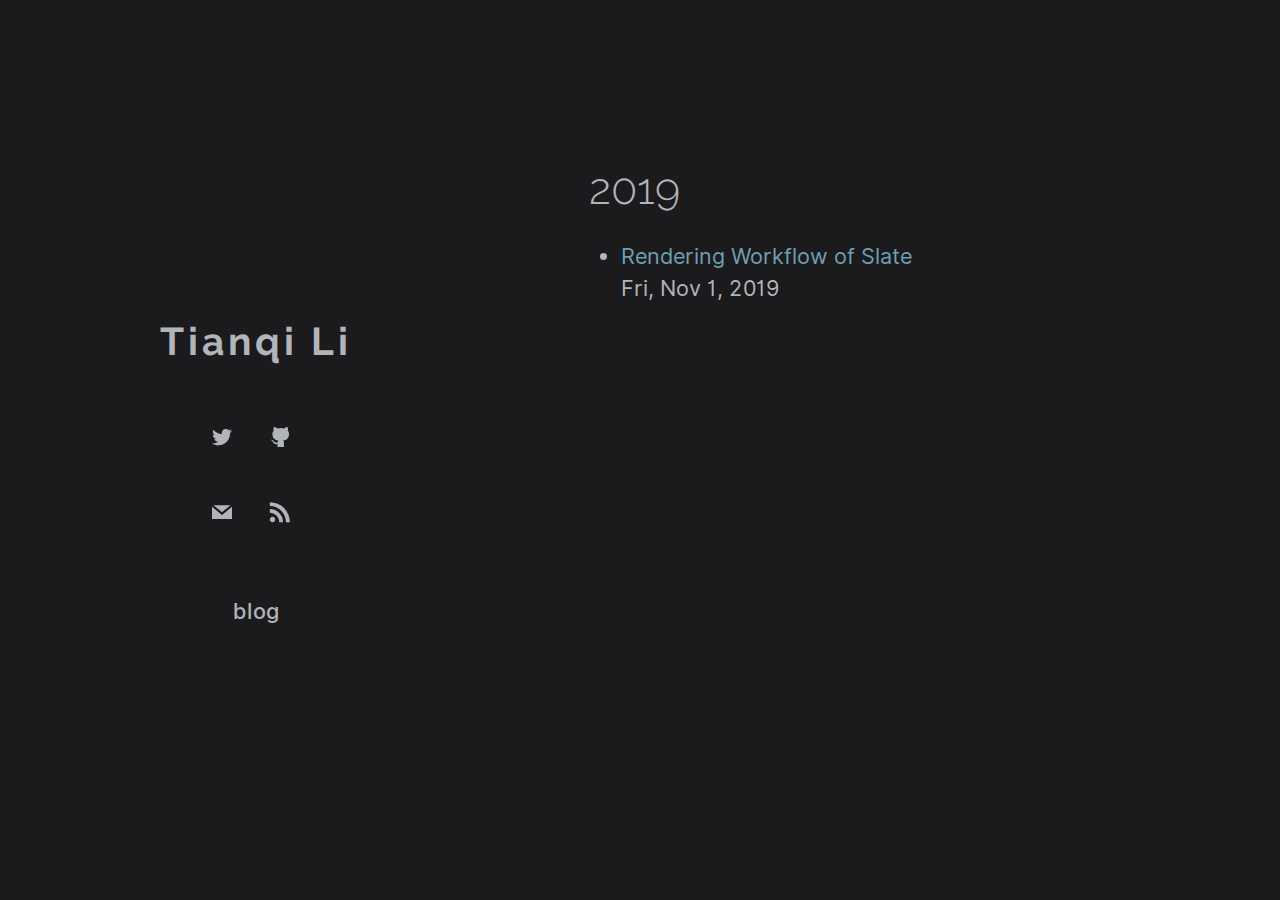
<file: tags/slate/index.html>
<!DOCTYPE html>
<html xmlns="http://www.w3.org/1999/xhtml" xml:lang="en" lang="en-us">
<head>
    <meta http-equiv="content-type" content="text/html; charset=utf-8">
    <meta name="theme-color" content="#000"/>
    
    <meta name="viewport" content="width=device-width, initial-scale=1.0, maximum-scale=5">
    <title> Tianqi Li </title>
    
    <link rel="manifest" href="/manifest.json">
    
    <link rel="apple-touch-icon" sizes="57x57" href="https://litianqi.github.io/images/favicons/apple-icon-57x57.png">
    <link rel="apple-touch-icon" sizes="60x60" href="https://litianqi.github.io/images/favicons/apple-icon-60x60.png">
    <link rel="apple-touch-icon" sizes="72x72" href="https://litianqi.github.io/images/favicons/apple-icon-72x72.png">
    <link rel="apple-touch-icon" sizes="76x76" href="https://litianqi.github.io/images/favicons/apple-icon-76x76.png">
    <link rel="apple-touch-icon" sizes="114x114" href="https://litianqi.github.io/images/favicons/apple-icon-114x114.png">
    <link rel="apple-touch-icon" sizes="120x120" href="https://litianqi.github.io/images/favicons/apple-icon-120x120.png">
    <link rel="apple-touch-icon" sizes="144x144" href="https://litianqi.github.io/images/favicons/apple-icon-144x144.png">
    <link rel="apple-touch-icon" sizes="152x152" href="https://litianqi.github.io/images/favicons/apple-icon-152x152.png">
    <link rel="apple-touch-icon" sizes="180x180" href="https://litianqi.github.io/images/favicons/apple-icon-180x180.png">
    <link rel="icon" type="image/png" href="https://litianqi.github.io/images/favicons/favicon-16x16.png" sizes="32x32">
    <link rel="icon" type="image/png" href="https://litianqi.github.io/images/favicons/favicon-32x32.png" sizes="32x32">
    <link rel="icon" type="image/png" href="https://litianqi.github.io/images/favicons/favicon-96x96.png" sizes="96x96">
    <link rel="icon" type="image/png" href="https://litianqi.github.io/images/favicons/android-icon-192x192.png" sizes="192x192">
    <link rel="icon" type="image/png" href="https://litianqi.github.io/images/favicons/favicon-16x16.png" sizes="16x16">
    <link rel="manifest" href="https://litianqi.github.io/images/favicons/manifest.json">
    <link rel="shortcut icon" href="https://litianqi.github.io/images/favicons/favicon.ico">
    <meta name="msapplication-TileColor" content="#ffc40d">
    <meta name="msapplication-TileImage" content="https://litianqi.github.io/images/favicons/mstile-144x144.png">
    
    <link href="https://litianqi.github.io/index.xml" rel="alternate" type="application/rss+xml" title="Tianqi Li" />
	
	<meta property="og:type" content="article">
	<meta property="og:title" content="slate">
	<meta property="og:url" content="https://litianqi.github.io/tags/slate/">
	<meta property="og:site_name" content="Tianqi Li">
    <meta name="twitter:site" content="Tianqi Li">
	<meta itemprop="name" content="slate">
	<meta name="twitter:title" content="slate">
	<meta name="twitter:card" content="summary">
    <meta name="twitter:creator" content="@kevcui">
    <meta name="Description" content="Title: Tianqi Li; Author Tianqi Li">
	
    <meta name="description" content="">
    <meta name="og:description" content="">
    <meta name="twitter:description" content="">
    <meta itemprop="description" content="">
	
	
		
	<meta property="og:image" content="https://litianqi.github.io/"/>
	<meta property="twitter:image" content="https://litianqi.github.io/"/>
	<meta itemprop="image" content="https://litianqi.github.io/">
		
	
    
    
    <link rel="stylesheet" type="text/css" href="https://litianqi.github.io/css/uno.min.css" />
    
    <link rel="stylesheet" type="text/css" href="https://litianqi.github.io/css/font.min.css" />
    
    <link rel="stylesheet" type="text/css" href="https://litianqi.github.io/css/inter-ui.min.css" />
    
    <link rel="stylesheet" type="text/css" href="https://litianqi.github.io/css/syntax.min.css" />
    <link rel="stylesheet" type="text/css" href="https://litianqi.github.io/css/animate.min.css" />
</head>

    <body>
        <div id="scriptHeader">
    <span class="mobile btn-mobile-menu">
            <i class="icon icon-list btn-mobile-menu__icon"></i>
            <i class="icon icon-x-circle btn-mobile-close__icon hidden"></i>
            
                <a class="mobile-top-right-button" href="/#blog">Other Posts</a>
            
    </span>
    <header class="
        
        
            panel-cover panel-cover--collapsed
        
        "  style="background-image: url(https://images.unsplash.com/photo-1573834455293-d6c6c67aee96?ixlib=rb-1.2.1&amp;ixid=eyJhcHBfaWQiOjEyMDd9&amp;auto=format&amp;fit=crop&amp;w=2250&amp;q=80)" >
    <div class="panel-main">
        <div class="panel-main__inner panel-inverted">
            <div class="panel-main__content"> 
                <h1 class="panel-cover__title panel-title">
                    <a class="blog-title" href="https://litianqi.github.io/"  title="Tianqi Li homepage">Tianqi Li</a>
                </h1>
                <br/>
                
                <div class="navigation-wrapper">
                    <nav class="cover-navigation cover-navigation--primary">
                        <ul class="soc">
    
    
    <li>
        <a href="https://twitter.com/@litianqi" title="@litianqi on Twitter" target="_blank" rel="noopener"><span class="soc soc-twitter"></span></a>
    </li> 

    
    
    <li>
        <a href="https://github.com/litianqi" title="litianqi on github" target="_blank" rel="noopener"><span class="soc soc-github"></span></a>
    </li> 

    
    
</ul>

<ul class="soc">
    
    

    
    

    
    

    
    

    
    

    
    

    
    
    <li>
        <a href="mailto:litianqi@outlook.com" title="Email litianqi@outlook.com" target="_blank" rel="noopener"><span class="soc soc-mail"></span></a>
    </li> 
    <li>
        <a href="https://litianqi.github.io/index.xml" title="Subsribe" target="_blank" rel="noopener"><span class="soc soc-rss"></span></a>
    </li>
</ul>

                    </nav>
                </div>

                
                    <p class=""><a class="main-button" href="/#blog">blog</a></p>
                
                

            </div>
        </div>
        <div class="panel-cover--overlay"></div>
    </div>
</header>
</div>
<noscript>
    <style>
        #scriptHeader {display:none;}
        .navigation-wrapper{
            display: block;
            top: 0;
        }
    </style>

    <header class="panel-cover panel-cover--collapsed" style="background-image: url(https://images.unsplash.com/photo-1573834455293-d6c6c67aee96?ixlib=rb-1.2.1&amp;ixid=eyJhcHBfaWQiOjEyMDd9&amp;auto=format&amp;fit=crop&amp;w=2250&amp;q=80)">
        <div class="panel-main">
            <div class="panel-main__inner panel-inverted">
                <div class="panel-main__content"> 
                    <h1 class="panel-cover__title panel-title">
                        <a class="blog-title" href="https://litianqi.github.io/"  title="Tianqi Li homepage">Tianqi Li</a>
                    </h1>
                    
                    <div class="navigation-wrapper">
                        <nav class="cover-navigation cover-navigation--primary">
                            <ul class="soc">
    
    
    <li>
        <a href="https://twitter.com/@litianqi" title="@litianqi on Twitter" target="_blank" rel="noopener"><span class="soc soc-twitter"></span></a>
    </li> 

    
    
    <li>
        <a href="https://github.com/litianqi" title="litianqi on github" target="_blank" rel="noopener"><span class="soc soc-github"></span></a>
    </li> 

    
    
</ul>

<ul class="soc">
    
    

    
    

    
    

    
    

    
    

    
    

    
    
    <li>
        <a href="mailto:litianqi@outlook.com" title="Email litianqi@outlook.com" target="_blank" rel="noopener"><span class="soc soc-mail"></span></a>
    </li> 
    <li>
        <a href="https://litianqi.github.io/index.xml" title="Subsribe" target="_blank" rel="noopener"><span class="soc soc-rss"></span></a>
    </li>
</ul>

                        </nav>
                    </div>
                    
                        <p><a class="main-button" href="/#blog">blog</a></p>
                    
                    
                </div>
            </div>
            <div class="panel-cover--overlay"></div>
        </div>
    </header>
</noscript>

        <div class="content-wrapper">
            <div class="content-wrapper__inner">
                
                <h2>2019</h2>
                <ul id="list">
                    
                    <li>
                        <a href="https://litianqi.github.io/2019/11/01/rendering-workflow-of-slate/">Rendering Workflow of Slate </a>
                        <div class="meta">Fri, Nov 1, 2019</div>
                    </li>
                    
                </ul>
                
            </div>
        </div>
    </body>
    <script src="https://litianqi.github.io/js/umbrella.min.js"></script>

<script src="https://litianqi.github.io/js/main.min.js">></script>
<script>
    if ('serviceWorker' in navigator) {
        navigator.serviceWorker.register('/sw.js')
        .then(function(registration) {
            console.log("Service Worker Registered", registration);
        })
        .catch(function(err) {
            console.log("Service Worker Failed to Register", err);
        })
    }
</script>




</html>
</file>
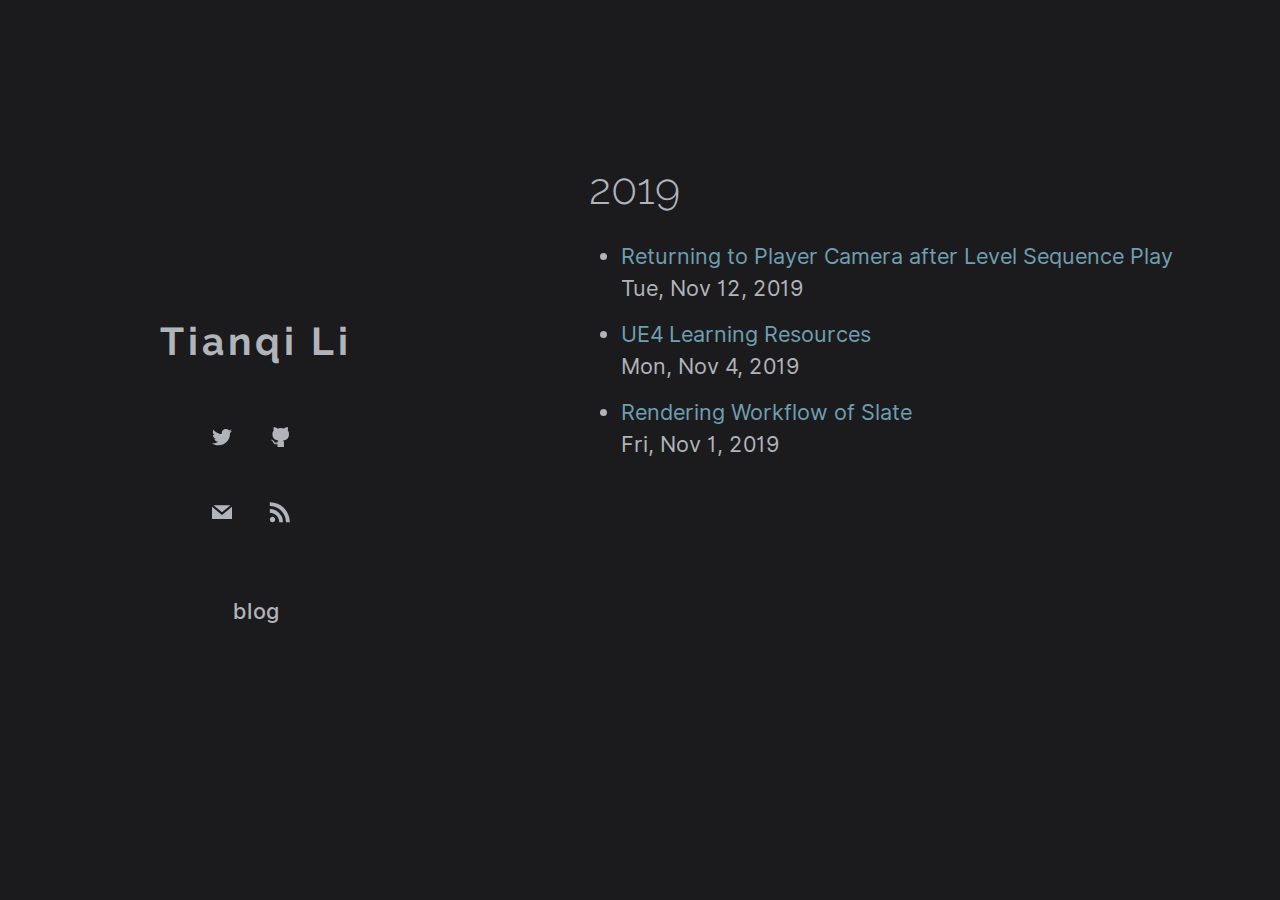
<file: tags/ue4/index.html>
<!DOCTYPE html>
<html xmlns="http://www.w3.org/1999/xhtml" xml:lang="en" lang="en-us">
<head>
    <meta http-equiv="content-type" content="text/html; charset=utf-8">
    <meta name="theme-color" content="#000"/>
    
    <meta name="viewport" content="width=device-width, initial-scale=1.0, maximum-scale=5">
    <title> Tianqi Li </title>
    
    <link rel="manifest" href="/manifest.json">
    
    <link rel="apple-touch-icon" sizes="57x57" href="https://litianqi.github.io/images/favicons/apple-icon-57x57.png">
    <link rel="apple-touch-icon" sizes="60x60" href="https://litianqi.github.io/images/favicons/apple-icon-60x60.png">
    <link rel="apple-touch-icon" sizes="72x72" href="https://litianqi.github.io/images/favicons/apple-icon-72x72.png">
    <link rel="apple-touch-icon" sizes="76x76" href="https://litianqi.github.io/images/favicons/apple-icon-76x76.png">
    <link rel="apple-touch-icon" sizes="114x114" href="https://litianqi.github.io/images/favicons/apple-icon-114x114.png">
    <link rel="apple-touch-icon" sizes="120x120" href="https://litianqi.github.io/images/favicons/apple-icon-120x120.png">
    <link rel="apple-touch-icon" sizes="144x144" href="https://litianqi.github.io/images/favicons/apple-icon-144x144.png">
    <link rel="apple-touch-icon" sizes="152x152" href="https://litianqi.github.io/images/favicons/apple-icon-152x152.png">
    <link rel="apple-touch-icon" sizes="180x180" href="https://litianqi.github.io/images/favicons/apple-icon-180x180.png">
    <link rel="icon" type="image/png" href="https://litianqi.github.io/images/favicons/favicon-16x16.png" sizes="32x32">
    <link rel="icon" type="image/png" href="https://litianqi.github.io/images/favicons/favicon-32x32.png" sizes="32x32">
    <link rel="icon" type="image/png" href="https://litianqi.github.io/images/favicons/favicon-96x96.png" sizes="96x96">
    <link rel="icon" type="image/png" href="https://litianqi.github.io/images/favicons/android-icon-192x192.png" sizes="192x192">
    <link rel="icon" type="image/png" href="https://litianqi.github.io/images/favicons/favicon-16x16.png" sizes="16x16">
    <link rel="manifest" href="https://litianqi.github.io/images/favicons/manifest.json">
    <link rel="shortcut icon" href="https://litianqi.github.io/images/favicons/favicon.ico">
    <meta name="msapplication-TileColor" content="#ffc40d">
    <meta name="msapplication-TileImage" content="https://litianqi.github.io/images/favicons/mstile-144x144.png">
    
    <link href="https://litianqi.github.io/index.xml" rel="alternate" type="application/rss+xml" title="Tianqi Li" />
	
	<meta property="og:type" content="article">
	<meta property="og:title" content="ue4">
	<meta property="og:url" content="https://litianqi.github.io/tags/ue4/">
	<meta property="og:site_name" content="Tianqi Li">
    <meta name="twitter:site" content="Tianqi Li">
	<meta itemprop="name" content="ue4">
	<meta name="twitter:title" content="ue4">
	<meta name="twitter:card" content="summary">
    <meta name="twitter:creator" content="@kevcui">
    <meta name="Description" content="Title: Tianqi Li; Author Tianqi Li">
	
    <meta name="description" content="">
    <meta name="og:description" content="">
    <meta name="twitter:description" content="">
    <meta itemprop="description" content="">
	
	
		
	<meta property="og:image" content="https://litianqi.github.io/"/>
	<meta property="twitter:image" content="https://litianqi.github.io/"/>
	<meta itemprop="image" content="https://litianqi.github.io/">
		
	
    
    
    <link rel="stylesheet" type="text/css" href="https://litianqi.github.io/css/uno.min.css" />
    
    <link rel="stylesheet" type="text/css" href="https://litianqi.github.io/css/font.min.css" />
    
    <link rel="stylesheet" type="text/css" href="https://litianqi.github.io/css/inter-ui.min.css" />
    
    <link rel="stylesheet" type="text/css" href="https://litianqi.github.io/css/syntax.min.css" />
    <link rel="stylesheet" type="text/css" href="https://litianqi.github.io/css/animate.min.css" />
</head>

    <body>
        <div id="scriptHeader">
    <span class="mobile btn-mobile-menu">
            <i class="icon icon-list btn-mobile-menu__icon"></i>
            <i class="icon icon-x-circle btn-mobile-close__icon hidden"></i>
            
                <a class="mobile-top-right-button" href="/#blog">Other Posts</a>
            
    </span>
    <header class="
        
        
            panel-cover panel-cover--collapsed
        
        "  style="background-image: url(https://images.unsplash.com/photo-1573834455293-d6c6c67aee96?ixlib=rb-1.2.1&amp;ixid=eyJhcHBfaWQiOjEyMDd9&amp;auto=format&amp;fit=crop&amp;w=2250&amp;q=80)" >
    <div class="panel-main">
        <div class="panel-main__inner panel-inverted">
            <div class="panel-main__content"> 
                <h1 class="panel-cover__title panel-title">
                    <a class="blog-title" href="https://litianqi.github.io/"  title="Tianqi Li homepage">Tianqi Li</a>
                </h1>
                <br/>
                
                <div class="navigation-wrapper">
                    <nav class="cover-navigation cover-navigation--primary">
                        <ul class="soc">
    
    
    <li>
        <a href="https://twitter.com/@litianqi" title="@litianqi on Twitter" target="_blank" rel="noopener"><span class="soc soc-twitter"></span></a>
    </li> 

    
    
    <li>
        <a href="https://github.com/litianqi" title="litianqi on github" target="_blank" rel="noopener"><span class="soc soc-github"></span></a>
    </li> 

    
    
</ul>

<ul class="soc">
    
    

    
    

    
    

    
    

    
    

    
    

    
    
    <li>
        <a href="mailto:litianqi@outlook.com" title="Email litianqi@outlook.com" target="_blank" rel="noopener"><span class="soc soc-mail"></span></a>
    </li> 
    <li>
        <a href="https://litianqi.github.io/index.xml" title="Subsribe" target="_blank" rel="noopener"><span class="soc soc-rss"></span></a>
    </li>
</ul>

                    </nav>
                </div>

                
                    <p class=""><a class="main-button" href="/#blog">blog</a></p>
                
                

            </div>
        </div>
        <div class="panel-cover--overlay"></div>
    </div>
</header>
</div>
<noscript>
    <style>
        #scriptHeader {display:none;}
        .navigation-wrapper{
            display: block;
            top: 0;
        }
    </style>

    <header class="panel-cover panel-cover--collapsed" style="background-image: url(https://images.unsplash.com/photo-1573834455293-d6c6c67aee96?ixlib=rb-1.2.1&amp;ixid=eyJhcHBfaWQiOjEyMDd9&amp;auto=format&amp;fit=crop&amp;w=2250&amp;q=80)">
        <div class="panel-main">
            <div class="panel-main__inner panel-inverted">
                <div class="panel-main__content"> 
                    <h1 class="panel-cover__title panel-title">
                        <a class="blog-title" href="https://litianqi.github.io/"  title="Tianqi Li homepage">Tianqi Li</a>
                    </h1>
                    
                    <div class="navigation-wrapper">
                        <nav class="cover-navigation cover-navigation--primary">
                            <ul class="soc">
    
    
    <li>
        <a href="https://twitter.com/@litianqi" title="@litianqi on Twitter" target="_blank" rel="noopener"><span class="soc soc-twitter"></span></a>
    </li> 

    
    
    <li>
        <a href="https://github.com/litianqi" title="litianqi on github" target="_blank" rel="noopener"><span class="soc soc-github"></span></a>
    </li> 

    
    
</ul>

<ul class="soc">
    
    

    
    

    
    

    
    

    
    

    
    

    
    
    <li>
        <a href="mailto:litianqi@outlook.com" title="Email litianqi@outlook.com" target="_blank" rel="noopener"><span class="soc soc-mail"></span></a>
    </li> 
    <li>
        <a href="https://litianqi.github.io/index.xml" title="Subsribe" target="_blank" rel="noopener"><span class="soc soc-rss"></span></a>
    </li>
</ul>

                        </nav>
                    </div>
                    
                        <p><a class="main-button" href="/#blog">blog</a></p>
                    
                    
                </div>
            </div>
            <div class="panel-cover--overlay"></div>
        </div>
    </header>
</noscript>

        <div class="content-wrapper">
            <div class="content-wrapper__inner">
                
                <h2>2019</h2>
                <ul id="list">
                    
                    <li>
                        <a href="https://litianqi.github.io/2019/11/12/returning-to-player-camera-after-level-sequence-play/">Returning to Player Camera after Level Sequence Play </a>
                        <div class="meta">Tue, Nov 12, 2019</div>
                    </li>
                    
                    <li>
                        <a href="https://litianqi.github.io/2019/11/04/ue4-learning-resources/">UE4 Learning Resources </a>
                        <div class="meta">Mon, Nov 4, 2019</div>
                    </li>
                    
                    <li>
                        <a href="https://litianqi.github.io/2019/11/01/rendering-workflow-of-slate/">Rendering Workflow of Slate </a>
                        <div class="meta">Fri, Nov 1, 2019</div>
                    </li>
                    
                </ul>
                
            </div>
        </div>
    </body>
    <script src="https://litianqi.github.io/js/umbrella.min.js"></script>

<script src="https://litianqi.github.io/js/main.min.js">></script>
<script>
    if ('serviceWorker' in navigator) {
        navigator.serviceWorker.register('/sw.js')
        .then(function(registration) {
            console.log("Service Worker Registered", registration);
        })
        .catch(function(err) {
            console.log("Service Worker Failed to Register", err);
        })
    }
</script>




</html>
</file>
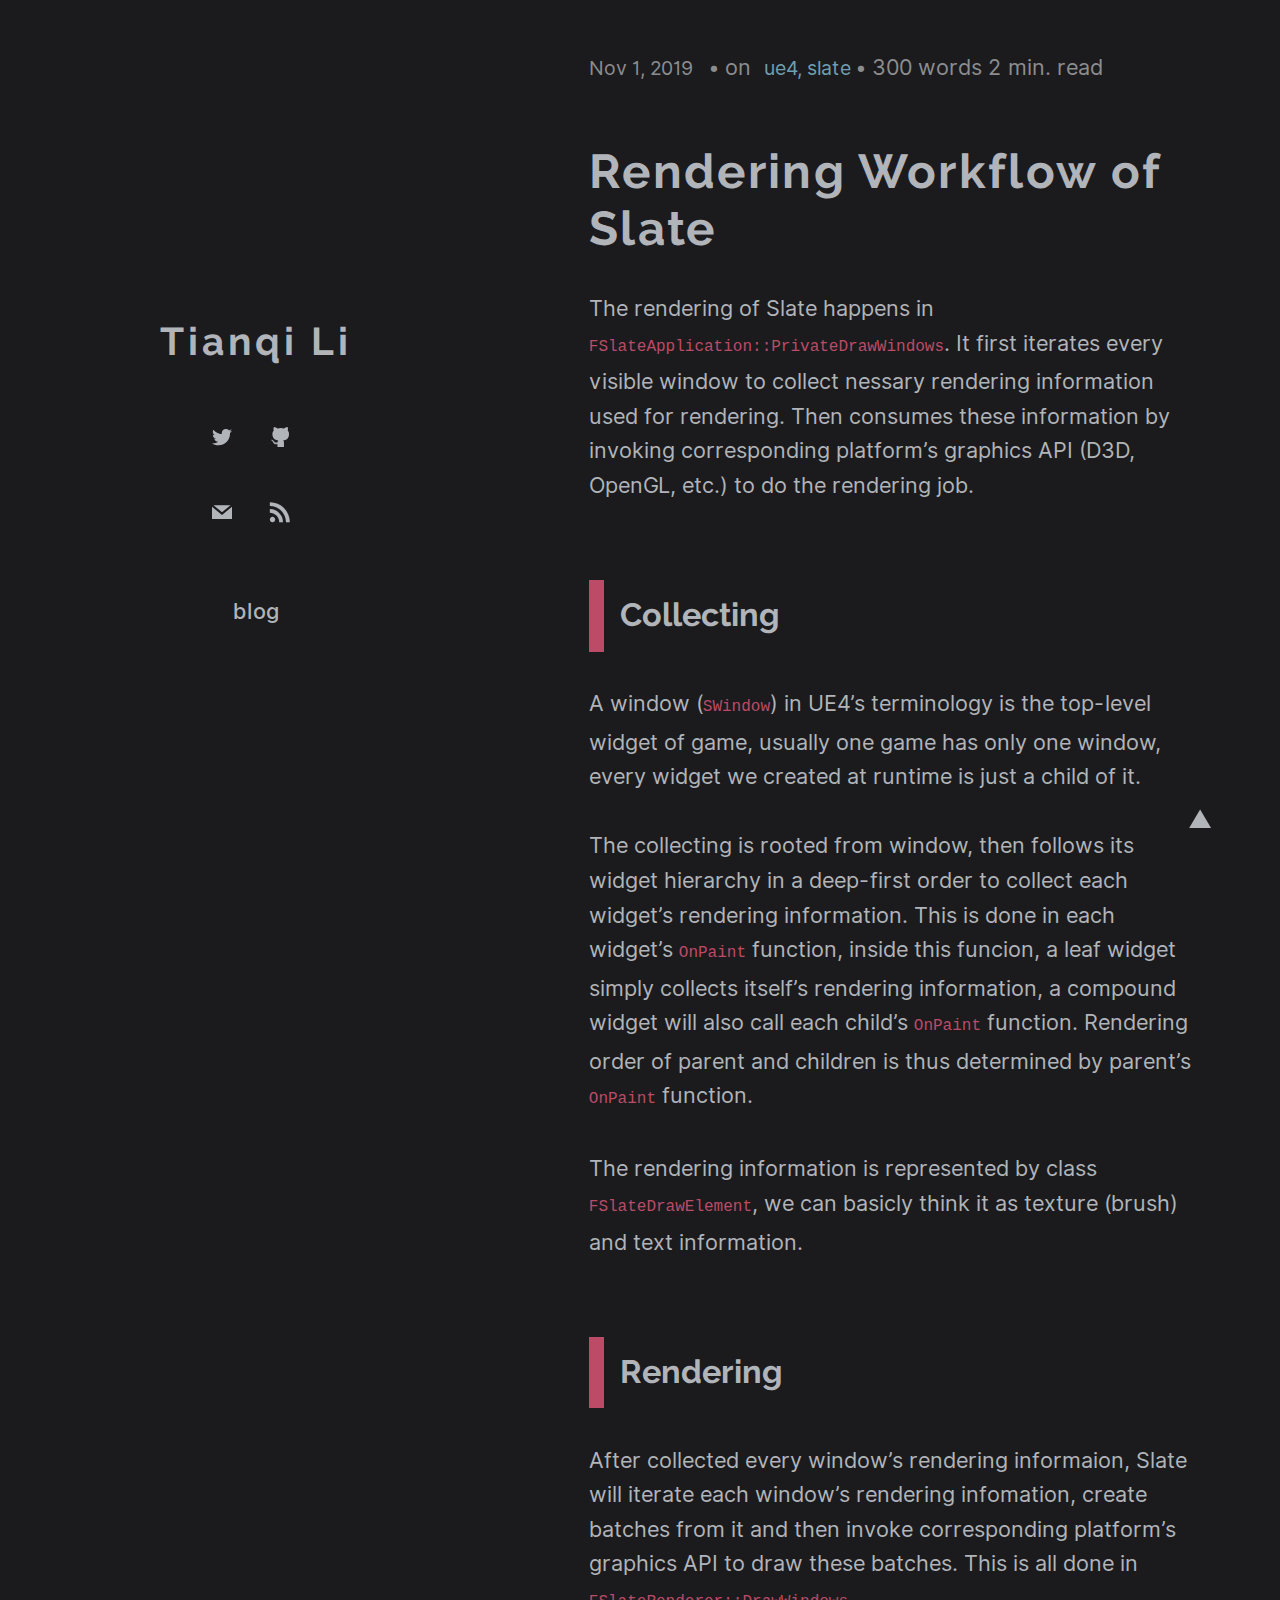
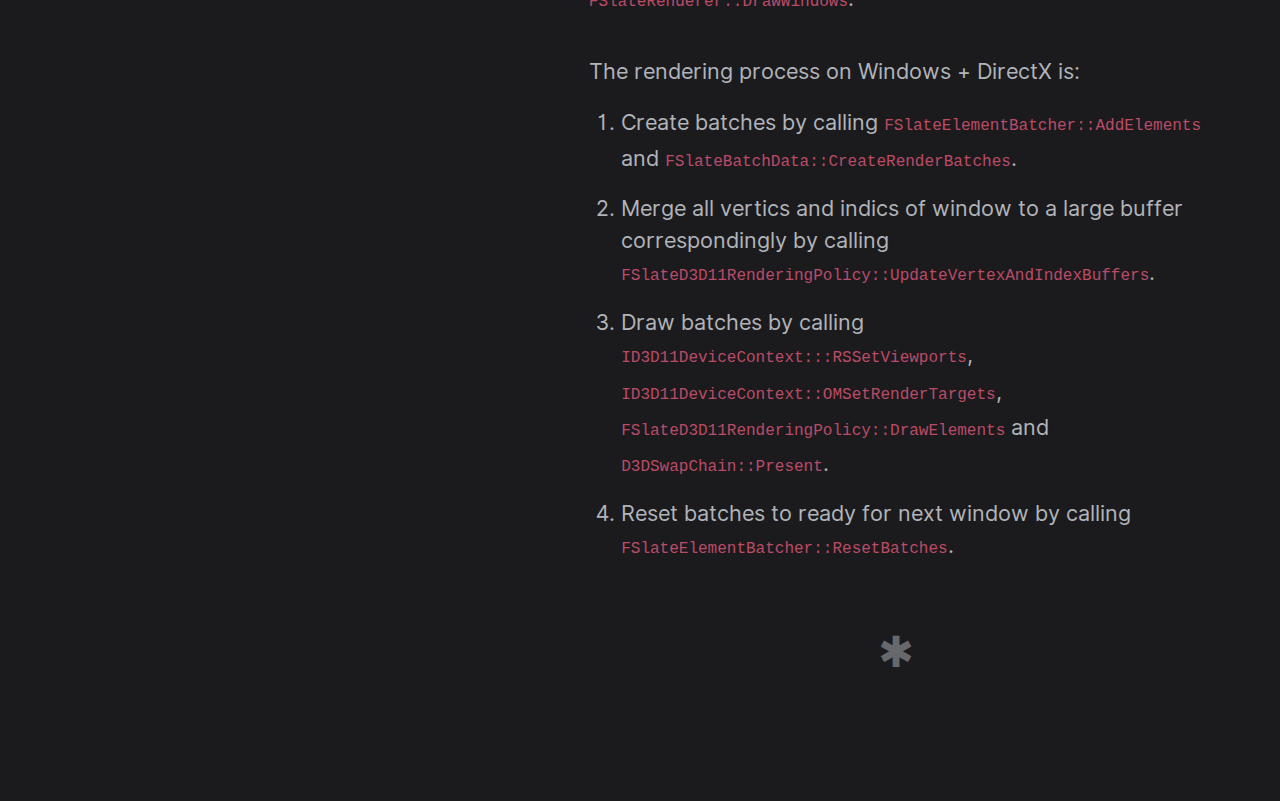
<file: 2019/11/01/rendering-workflow-of-slate/index.html>
<!DOCTYPE html>
<html xmlns="http://www.w3.org/1999/xhtml" xml:lang="en" lang="en-us">
<head>
    <meta http-equiv="content-type" content="text/html; charset=utf-8">
    <meta name="theme-color" content="#000"/>
    
    <meta name="viewport" content="width=device-width, initial-scale=1.0, maximum-scale=5">
    <title> Tianqi Li </title>
    
    <link rel="manifest" href="/manifest.json">
    
    <link rel="apple-touch-icon" sizes="57x57" href="https://litianqi.github.io/images/favicons/apple-icon-57x57.png">
    <link rel="apple-touch-icon" sizes="60x60" href="https://litianqi.github.io/images/favicons/apple-icon-60x60.png">
    <link rel="apple-touch-icon" sizes="72x72" href="https://litianqi.github.io/images/favicons/apple-icon-72x72.png">
    <link rel="apple-touch-icon" sizes="76x76" href="https://litianqi.github.io/images/favicons/apple-icon-76x76.png">
    <link rel="apple-touch-icon" sizes="114x114" href="https://litianqi.github.io/images/favicons/apple-icon-114x114.png">
    <link rel="apple-touch-icon" sizes="120x120" href="https://litianqi.github.io/images/favicons/apple-icon-120x120.png">
    <link rel="apple-touch-icon" sizes="144x144" href="https://litianqi.github.io/images/favicons/apple-icon-144x144.png">
    <link rel="apple-touch-icon" sizes="152x152" href="https://litianqi.github.io/images/favicons/apple-icon-152x152.png">
    <link rel="apple-touch-icon" sizes="180x180" href="https://litianqi.github.io/images/favicons/apple-icon-180x180.png">
    <link rel="icon" type="image/png" href="https://litianqi.github.io/images/favicons/favicon-16x16.png" sizes="32x32">
    <link rel="icon" type="image/png" href="https://litianqi.github.io/images/favicons/favicon-32x32.png" sizes="32x32">
    <link rel="icon" type="image/png" href="https://litianqi.github.io/images/favicons/favicon-96x96.png" sizes="96x96">
    <link rel="icon" type="image/png" href="https://litianqi.github.io/images/favicons/android-icon-192x192.png" sizes="192x192">
    <link rel="icon" type="image/png" href="https://litianqi.github.io/images/favicons/favicon-16x16.png" sizes="16x16">
    <link rel="manifest" href="https://litianqi.github.io/images/favicons/manifest.json">
    <link rel="shortcut icon" href="https://litianqi.github.io/images/favicons/favicon.ico">
    <meta name="msapplication-TileColor" content="#ffc40d">
    <meta name="msapplication-TileImage" content="https://litianqi.github.io/images/favicons/mstile-144x144.png">
    
    <link href="https://litianqi.github.io/index.xml" rel="alternate" type="application/rss+xml" title="Tianqi Li" />
	
	<meta property="og:type" content="article">
	<meta property="og:title" content="Rendering Workflow of Slate">
	<meta property="og:url" content="https://litianqi.github.io/2019/11/01/rendering-workflow-of-slate/">
	<meta property="og:site_name" content="Tianqi Li">
    <meta name="twitter:site" content="Tianqi Li">
	<meta itemprop="name" content="Rendering Workflow of Slate">
	<meta name="twitter:title" content="Rendering Workflow of Slate">
	<meta name="twitter:card" content="summary">
    <meta name="twitter:creator" content="@kevcui">
    <meta name="Description" content="Title: Tianqi Li; Author Tianqi Li">
	
    <meta name="description" content="The rendering of Slate happens in FSlateApplication::PrivateDrawWindows. It first iterates every visible window to collect nessary rendering information used for rendering. Then consumes these information by invoking corresponding platform&rsquo;s graphics API (D3D, OpenGL, etc.) to do the rendering job.
Collecting A window (SWindow) in UE4&rsquo;s terminology is the top-level widget of game, usually one game has only one window, every widget we created at runtime is just a child of it.">
    <meta name="og:description" content="The rendering of Slate happens in FSlateApplication::PrivateDrawWindows. It first iterates every visible window to collect nessary rendering information used for rendering. Then consumes these information by invoking corresponding platform&rsquo;s graphics API (D3D, OpenGL, etc.) to do the rendering job.
Collecting A window (SWindow) in UE4&rsquo;s terminology is the top-level widget of game, usually one game has only one window, every widget we created at runtime is just a child of it.">
    <meta name="twitter:description" content="The rendering of Slate happens in FSlateApplication::PrivateDrawWindows. It first iterates every visible window to collect nessary rendering information used for rendering. Then consumes these information by invoking corresponding platform&rsquo;s graphics API (D3D, OpenGL, etc.) to do the rendering job.
Collecting A window (SWindow) in UE4&rsquo;s terminology is the top-level widget of game, usually one game has only one window, every widget we created at runtime is just a child of it.">
    <meta itemprop="description" content="The rendering of Slate happens in FSlateApplication::PrivateDrawWindows. It first iterates every visible window to collect nessary rendering information used for rendering. Then consumes these information by invoking corresponding platform&rsquo;s graphics API (D3D, OpenGL, etc.) to do the rendering job.
Collecting A window (SWindow) in UE4&rsquo;s terminology is the top-level widget of game, usually one game has only one window, every widget we created at runtime is just a child of it.">
	
	
		
	<meta property="og:image" content="https://litianqi.github.io/"/>
	<meta property="twitter:image" content="https://litianqi.github.io/"/>
	<meta itemprop="image" content="https://litianqi.github.io/">
		
	
    
    
    <link rel="stylesheet" type="text/css" href="https://litianqi.github.io/css/uno.min.css" />
    
    <link rel="stylesheet" type="text/css" href="https://litianqi.github.io/css/font.min.css" />
    
    <link rel="stylesheet" type="text/css" href="https://litianqi.github.io/css/inter-ui.min.css" />
    
    <link rel="stylesheet" type="text/css" href="https://litianqi.github.io/css/syntax.min.css" />
    <link rel="stylesheet" type="text/css" href="https://litianqi.github.io/css/animate.min.css" />
</head>

  <body>
    <div id="scriptHeader">
    <span class="mobile btn-mobile-menu">
            <i class="icon icon-list btn-mobile-menu__icon"></i>
            <i class="icon icon-x-circle btn-mobile-close__icon hidden"></i>
            
                <a class="mobile-top-right-button" href="/#blog">Other Posts</a>
            
    </span>
    <header class="
        
            panel-cover panel-cover--collapsed
        "  style="background-image: url(https://images.unsplash.com/photo-1573834455293-d6c6c67aee96?ixlib=rb-1.2.1&amp;ixid=eyJhcHBfaWQiOjEyMDd9&amp;auto=format&amp;fit=crop&amp;w=2250&amp;q=80)" >
    <div class="panel-main">
        <div class="panel-main__inner panel-inverted">
            <div class="panel-main__content"> 
                <h1 class="panel-cover__title panel-title">
                    <a class="blog-title" href="https://litianqi.github.io/"  title="Tianqi Li homepage">Tianqi Li</a>
                </h1>
                <br/>
                
                <div class="navigation-wrapper">
                    <nav class="cover-navigation cover-navigation--primary">
                        <ul class="soc">
    
    
    <li>
        <a href="https://twitter.com/@litianqi" title="@litianqi on Twitter" target="_blank" rel="noopener"><span class="soc soc-twitter"></span></a>
    </li> 

    
    
    <li>
        <a href="https://github.com/litianqi" title="litianqi on github" target="_blank" rel="noopener"><span class="soc soc-github"></span></a>
    </li> 

    
    
</ul>

<ul class="soc">
    
    

    
    

    
    

    
    

    
    

    
    

    
    
    <li>
        <a href="mailto:litianqi@outlook.com" title="Email litianqi@outlook.com" target="_blank" rel="noopener"><span class="soc soc-mail"></span></a>
    </li> 
    <li>
        <a href="https://litianqi.github.io/index.xml" title="Subsribe" target="_blank" rel="noopener"><span class="soc soc-rss"></span></a>
    </li>
</ul>

                    </nav>
                </div>

                
                    <p class=""><a class="main-button" href="/#blog">blog</a></p>
                
                

            </div>
        </div>
        <div class="panel-cover--overlay"></div>
    </div>
</header>
</div>
<noscript>
    <style>
        #scriptHeader {display:none;}
        .navigation-wrapper{
            display: block;
            top: 0;
        }
    </style>

    <header class="panel-cover panel-cover--collapsed" style="background-image: url(https://images.unsplash.com/photo-1573834455293-d6c6c67aee96?ixlib=rb-1.2.1&amp;ixid=eyJhcHBfaWQiOjEyMDd9&amp;auto=format&amp;fit=crop&amp;w=2250&amp;q=80)">
        <div class="panel-main">
            <div class="panel-main__inner panel-inverted">
                <div class="panel-main__content"> 
                    <h1 class="panel-cover__title panel-title">
                        <a class="blog-title" href="https://litianqi.github.io/"  title="Tianqi Li homepage">Tianqi Li</a>
                    </h1>
                    
                    <div class="navigation-wrapper">
                        <nav class="cover-navigation cover-navigation--primary">
                            <ul class="soc">
    
    
    <li>
        <a href="https://twitter.com/@litianqi" title="@litianqi on Twitter" target="_blank" rel="noopener"><span class="soc soc-twitter"></span></a>
    </li> 

    
    
    <li>
        <a href="https://github.com/litianqi" title="litianqi on github" target="_blank" rel="noopener"><span class="soc soc-github"></span></a>
    </li> 

    
    
</ul>

<ul class="soc">
    
    

    
    

    
    

    
    

    
    

    
    

    
    
    <li>
        <a href="mailto:litianqi@outlook.com" title="Email litianqi@outlook.com" target="_blank" rel="noopener"><span class="soc soc-mail"></span></a>
    </li> 
    <li>
        <a href="https://litianqi.github.io/index.xml" title="Subsribe" target="_blank" rel="noopener"><span class="soc soc-rss"></span></a>
    </li>
</ul>

                        </nav>
                    </div>
                    
                        <p><a class="main-button" href="/#blog">blog</a></p>
                    
                    
                </div>
            </div>
            <div class="panel-cover--overlay"></div>
        </div>
    </header>
</noscript>

    
    
    <div class="content-wrapper">
      <div class="content-wrapper__inner">
        <div class="post singlepost">
          <div class="post-meta">
              <span class="post-meta__date date">Nov 1, 2019</span>
              
                  • on
              
              <span class="post-meta__tags tags">
				
					
						<a href="/tags/ue4">ue4,</a>
					
                
					
						<a href="/tags/slate">slate</a>
					
                
              </span>
              • 300 words 2 min. read
          </div>
          <h1>Rendering Workflow of Slate</h1>
          <section id="post-content" class="article-content post">
              

<p>The rendering of Slate happens in <code>FSlateApplication::PrivateDrawWindows</code>. It first iterates every visible window to collect nessary rendering information used for rendering. Then consumes these information by invoking corresponding platform&rsquo;s graphics API (D3D, OpenGL, etc.) to do the rendering job.</p>

<h3 id="collecting">Collecting</h3>

<p>A window (<code>SWindow</code>) in UE4&rsquo;s terminology is the top-level widget of game, usually one game has only one window, every widget we created at runtime is just a child of it.</p>

<p>The collecting is rooted from window, then follows its widget hierarchy in a deep-first order to collect each widget&rsquo;s rendering information. This is done in each widget&rsquo;s <code>OnPaint</code> function, inside this funcion, a leaf widget simply collects itself&rsquo;s rendering information, a compound widget will also call each child&rsquo;s <code>OnPaint</code> function. Rendering order of parent and children is thus determined by parent&rsquo;s <code>OnPaint</code> function.</p>

<p>The rendering information is represented by class <code>FSlateDrawElement</code>, we can basicly think it as texture (brush) and text information.</p>

<h3 id="rendering">Rendering</h3>

<p>After collected every window&rsquo;s rendering informaion, Slate will iterate each window&rsquo;s rendering infomation, create batches from it and then invoke corresponding platform&rsquo;s graphics API to draw these batches. This is all done in <code>FSlateRenderer::DrawWindows</code>.</p>

<p>The rendering process on Windows + DirectX is:</p>

<ol>
<li>Create batches by calling <code>FSlateElementBatcher::AddElements</code> and <code>FSlateBatchData::CreateRenderBatches</code>.</li>
<li>Merge all vertics and indics of window to a large buffer correspondingly by calling <code>FSlateD3D11RenderingPolicy::UpdateVertexAndIndexBuffers</code>.</li>
<li>Draw batches by calling <code>ID3D11DeviceContext:::RSSetViewports</code>, <code>ID3D11DeviceContext::OMSetRenderTargets</code>, <code>FSlateD3D11RenderingPolicy::DrawElements</code> and <code>D3DSwapChain::Present</code>.</li>
<li>Reset batches to ready for next window by calling <code>FSlateElementBatcher::ResetBatches</code>.</li>
</ol>

          </section>
          <br/>
        </div>
        
        

      </div>
    </div>
  </body>
  <script src="https://litianqi.github.io/js/umbrella.min.js"></script>

<script src="https://litianqi.github.io/js/main.min.js">></script>
<script>
    if ('serviceWorker' in navigator) {
        navigator.serviceWorker.register('/sw.js')
        .then(function(registration) {
            console.log("Service Worker Registered", registration);
        })
        .catch(function(err) {
            console.log("Service Worker Failed to Register", err);
        })
    }
</script>




  <span class="toTopBtn" onclick="scrollToTop(750)">&#9650;</span>
<script type="text/javascript">
function scrollToTop(scrollDuration) {
    const   scrollHeight = window.scrollY,
            scrollStep = Math.PI / ( scrollDuration / 15 ),
            cosParameter = scrollHeight / 2;
    var     scrollCount = 0,
            scrollMargin,
    scrollInterval = setInterval( function() {
        if ( window.scrollY != 0 ) {
            scrollCount = scrollCount + 1;
            scrollMargin = cosParameter - cosParameter * Math.cos( scrollCount * scrollStep );
            window.scrollTo( 0, ( scrollHeight - scrollMargin ) );
        }
        else clearInterval(scrollInterval);
    }, 15 );
}
</script>

</html>
</file>
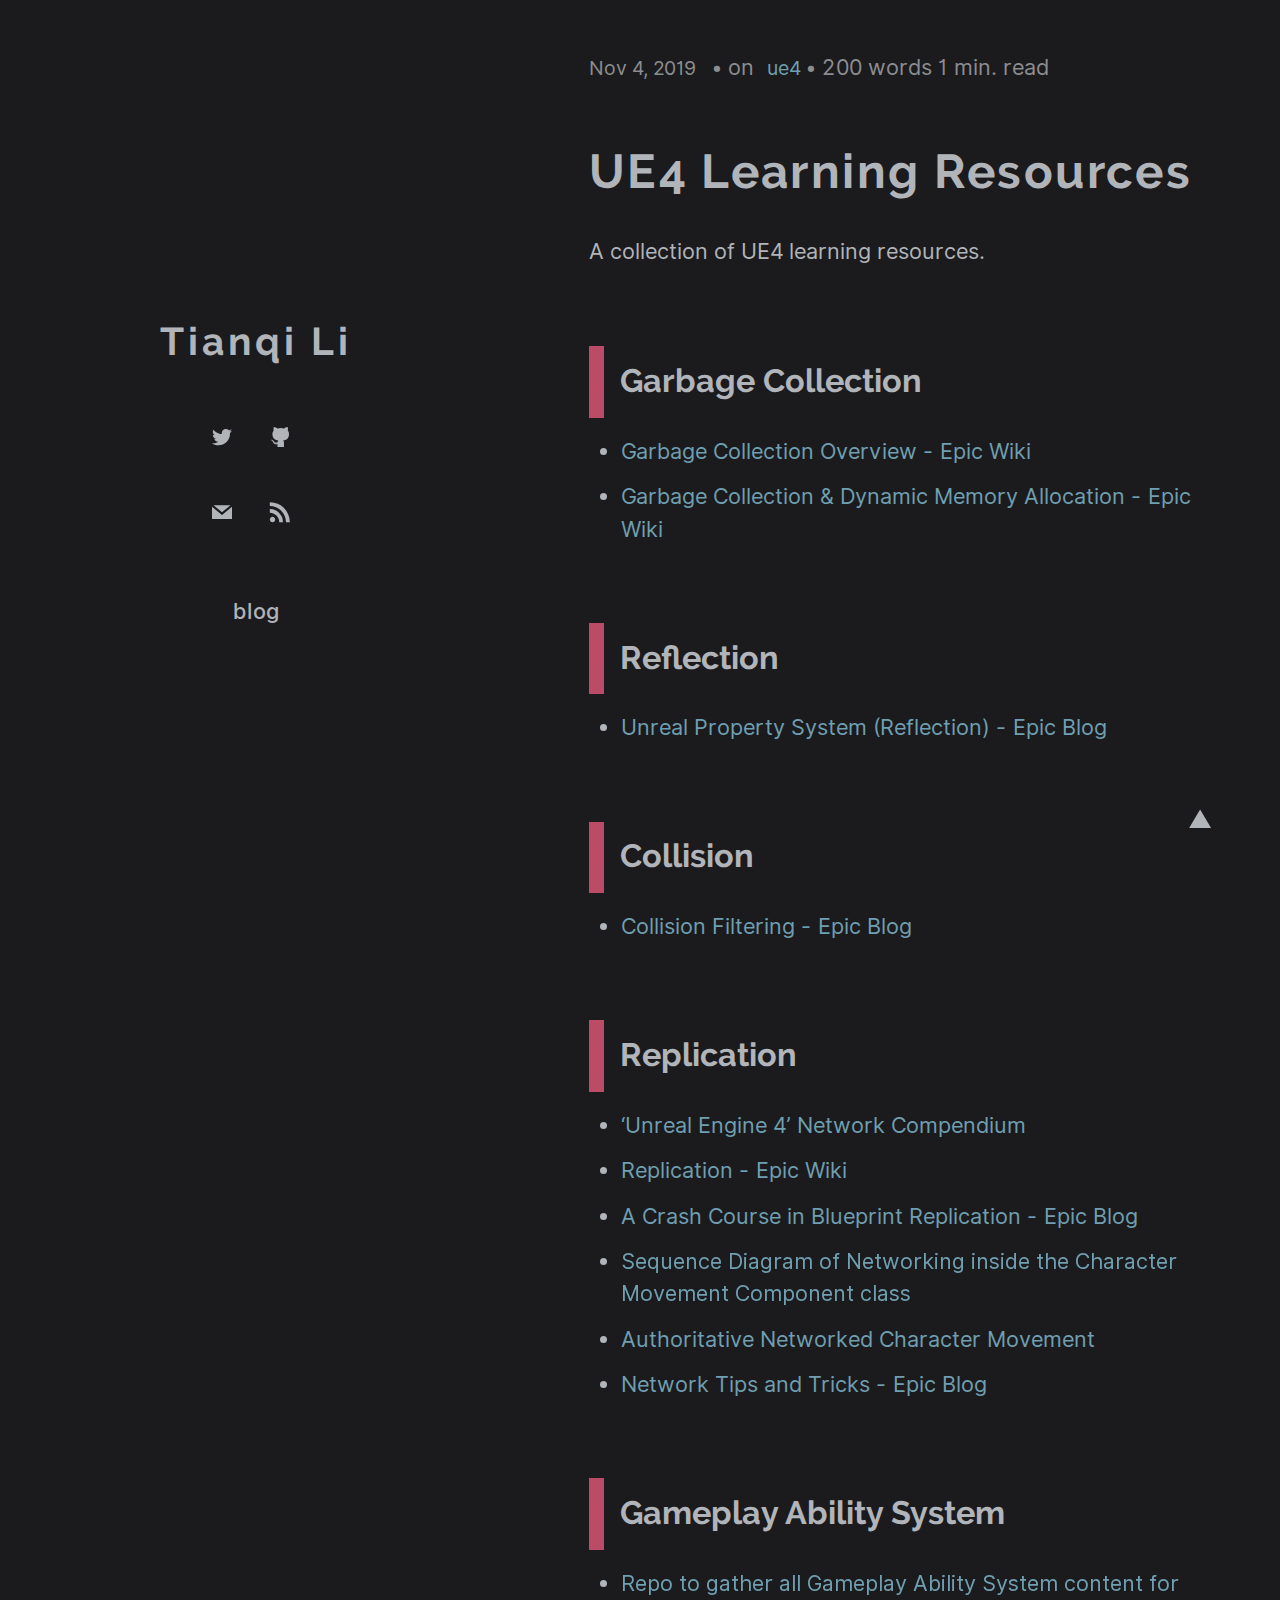
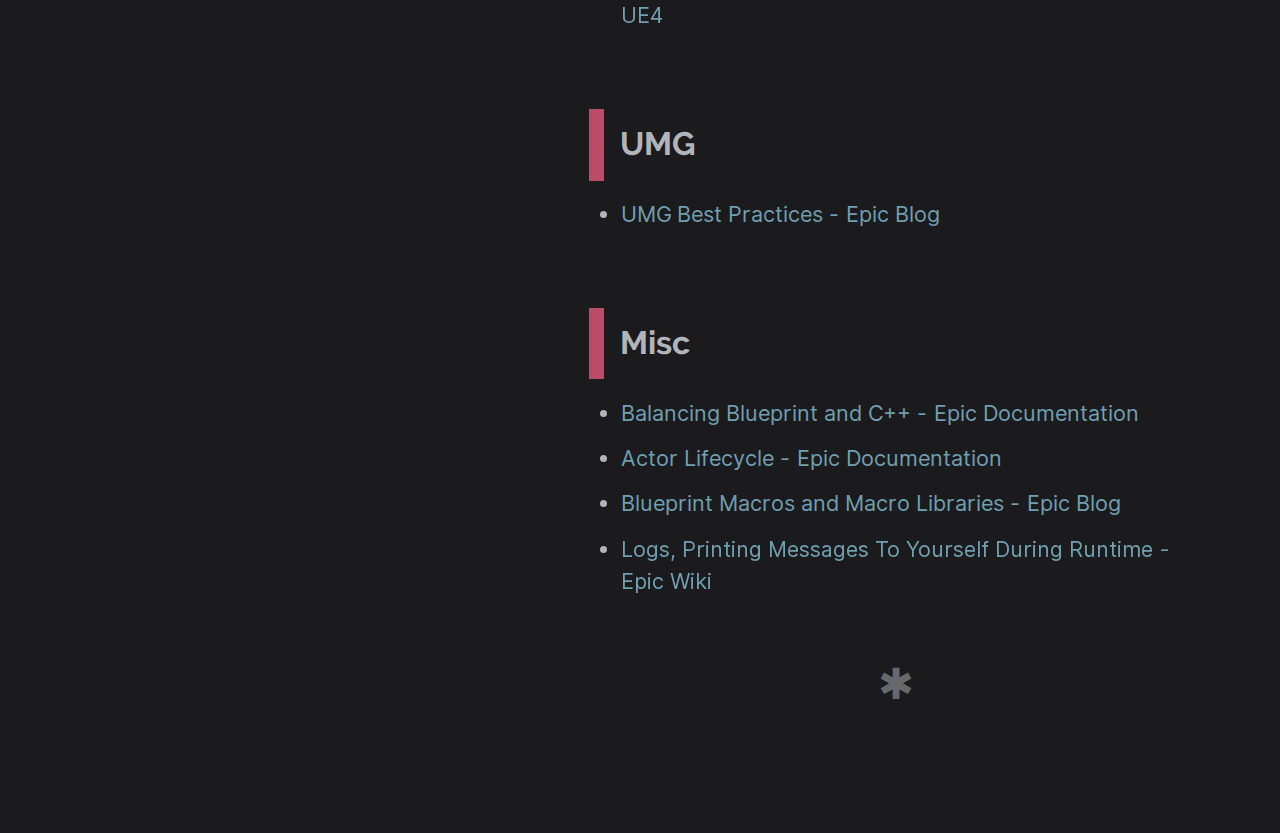
<file: 2019/11/04/ue4-learning-resources/index.html>
<!DOCTYPE html>
<html xmlns="http://www.w3.org/1999/xhtml" xml:lang="en" lang="en-us">
<head>
    <meta http-equiv="content-type" content="text/html; charset=utf-8">
    <meta name="theme-color" content="#000"/>
    
    <meta name="viewport" content="width=device-width, initial-scale=1.0, maximum-scale=5">
    <title> Tianqi Li </title>
    
    <link rel="manifest" href="/manifest.json">
    
    <link rel="apple-touch-icon" sizes="57x57" href="https://litianqi.github.io/images/favicons/apple-icon-57x57.png">
    <link rel="apple-touch-icon" sizes="60x60" href="https://litianqi.github.io/images/favicons/apple-icon-60x60.png">
    <link rel="apple-touch-icon" sizes="72x72" href="https://litianqi.github.io/images/favicons/apple-icon-72x72.png">
    <link rel="apple-touch-icon" sizes="76x76" href="https://litianqi.github.io/images/favicons/apple-icon-76x76.png">
    <link rel="apple-touch-icon" sizes="114x114" href="https://litianqi.github.io/images/favicons/apple-icon-114x114.png">
    <link rel="apple-touch-icon" sizes="120x120" href="https://litianqi.github.io/images/favicons/apple-icon-120x120.png">
    <link rel="apple-touch-icon" sizes="144x144" href="https://litianqi.github.io/images/favicons/apple-icon-144x144.png">
    <link rel="apple-touch-icon" sizes="152x152" href="https://litianqi.github.io/images/favicons/apple-icon-152x152.png">
    <link rel="apple-touch-icon" sizes="180x180" href="https://litianqi.github.io/images/favicons/apple-icon-180x180.png">
    <link rel="icon" type="image/png" href="https://litianqi.github.io/images/favicons/favicon-16x16.png" sizes="32x32">
    <link rel="icon" type="image/png" href="https://litianqi.github.io/images/favicons/favicon-32x32.png" sizes="32x32">
    <link rel="icon" type="image/png" href="https://litianqi.github.io/images/favicons/favicon-96x96.png" sizes="96x96">
    <link rel="icon" type="image/png" href="https://litianqi.github.io/images/favicons/android-icon-192x192.png" sizes="192x192">
    <link rel="icon" type="image/png" href="https://litianqi.github.io/images/favicons/favicon-16x16.png" sizes="16x16">
    <link rel="manifest" href="https://litianqi.github.io/images/favicons/manifest.json">
    <link rel="shortcut icon" href="https://litianqi.github.io/images/favicons/favicon.ico">
    <meta name="msapplication-TileColor" content="#ffc40d">
    <meta name="msapplication-TileImage" content="https://litianqi.github.io/images/favicons/mstile-144x144.png">
    
    <link href="https://litianqi.github.io/index.xml" rel="alternate" type="application/rss+xml" title="Tianqi Li" />
	
	<meta property="og:type" content="article">
	<meta property="og:title" content="UE4 Learning Resources">
	<meta property="og:url" content="https://litianqi.github.io/2019/11/04/ue4-learning-resources/">
	<meta property="og:site_name" content="Tianqi Li">
    <meta name="twitter:site" content="Tianqi Li">
	<meta itemprop="name" content="UE4 Learning Resources">
	<meta name="twitter:title" content="UE4 Learning Resources">
	<meta name="twitter:card" content="summary">
    <meta name="twitter:creator" content="@kevcui">
    <meta name="Description" content="Title: Tianqi Li; Author Tianqi Li">
	
    <meta name="description" content=" A collection of UE4 learning resources.
Garbage Collection  Garbage Collection Overview - Epic Wiki Garbage Collection &amp; Dynamic Memory Allocation - Epic Wiki  Reflection  Unreal Property System (Reflection) - Epic Blog  Collision  Collision Filtering - Epic Blog  Replication  &lsquo;Unreal Engine 4&rsquo; Network Compendium Replication - Epic Wiki A Crash Course in Blueprint Replication - Epic Blog Sequence Diagram of Networking inside the Character Movement Component class Authoritative Networked Character Movement Network Tips and Tricks - Epic Blog  Gameplay Ability System  Repo to gather all Gameplay Ability System content for UE4  UMG  UMG Best Practices - Epic Blog  Misc  Balancing Blueprint and C&#43;&#43; - Epic Documentation Actor Lifecycle - Epic Documentation Blueprint Macros and Macro Libraries - Epic Blog Logs, Printing Messages To Yourself During Runtime - Epic Wiki  ">
    <meta name="og:description" content=" A collection of UE4 learning resources.
Garbage Collection  Garbage Collection Overview - Epic Wiki Garbage Collection &amp; Dynamic Memory Allocation - Epic Wiki  Reflection  Unreal Property System (Reflection) - Epic Blog  Collision  Collision Filtering - Epic Blog  Replication  &lsquo;Unreal Engine 4&rsquo; Network Compendium Replication - Epic Wiki A Crash Course in Blueprint Replication - Epic Blog Sequence Diagram of Networking inside the Character Movement Component class Authoritative Networked Character Movement Network Tips and Tricks - Epic Blog  Gameplay Ability System  Repo to gather all Gameplay Ability System content for UE4  UMG  UMG Best Practices - Epic Blog  Misc  Balancing Blueprint and C&#43;&#43; - Epic Documentation Actor Lifecycle - Epic Documentation Blueprint Macros and Macro Libraries - Epic Blog Logs, Printing Messages To Yourself During Runtime - Epic Wiki  ">
    <meta name="twitter:description" content=" A collection of UE4 learning resources.
Garbage Collection  Garbage Collection Overview - Epic Wiki Garbage Collection &amp; Dynamic Memory Allocation - Epic Wiki  Reflection  Unreal Property System (Reflection) - Epic Blog  Collision  Collision Filtering - Epic Blog  Replication  &lsquo;Unreal Engine 4&rsquo; Network Compendium Replication - Epic Wiki A Crash Course in Blueprint Replication - Epic Blog Sequence Diagram of Networking inside the Character Movement Component class Authoritative Networked Character Movement Network Tips and Tricks - Epic Blog  Gameplay Ability System  Repo to gather all Gameplay Ability System content for UE4  UMG  UMG Best Practices - Epic Blog  Misc  Balancing Blueprint and C&#43;&#43; - Epic Documentation Actor Lifecycle - Epic Documentation Blueprint Macros and Macro Libraries - Epic Blog Logs, Printing Messages To Yourself During Runtime - Epic Wiki  ">
    <meta itemprop="description" content=" A collection of UE4 learning resources.
Garbage Collection  Garbage Collection Overview - Epic Wiki Garbage Collection &amp; Dynamic Memory Allocation - Epic Wiki  Reflection  Unreal Property System (Reflection) - Epic Blog  Collision  Collision Filtering - Epic Blog  Replication  &lsquo;Unreal Engine 4&rsquo; Network Compendium Replication - Epic Wiki A Crash Course in Blueprint Replication - Epic Blog Sequence Diagram of Networking inside the Character Movement Component class Authoritative Networked Character Movement Network Tips and Tricks - Epic Blog  Gameplay Ability System  Repo to gather all Gameplay Ability System content for UE4  UMG  UMG Best Practices - Epic Blog  Misc  Balancing Blueprint and C&#43;&#43; - Epic Documentation Actor Lifecycle - Epic Documentation Blueprint Macros and Macro Libraries - Epic Blog Logs, Printing Messages To Yourself During Runtime - Epic Wiki  ">
	
	
		
	<meta property="og:image" content="https://litianqi.github.io/"/>
	<meta property="twitter:image" content="https://litianqi.github.io/"/>
	<meta itemprop="image" content="https://litianqi.github.io/">
		
	
    
    
    <link rel="stylesheet" type="text/css" href="https://litianqi.github.io/css/uno.min.css" />
    
    <link rel="stylesheet" type="text/css" href="https://litianqi.github.io/css/font.min.css" />
    
    <link rel="stylesheet" type="text/css" href="https://litianqi.github.io/css/inter-ui.min.css" />
    
    <link rel="stylesheet" type="text/css" href="https://litianqi.github.io/css/syntax.min.css" />
    <link rel="stylesheet" type="text/css" href="https://litianqi.github.io/css/animate.min.css" />
</head>

  <body>
    <div id="scriptHeader">
    <span class="mobile btn-mobile-menu">
            <i class="icon icon-list btn-mobile-menu__icon"></i>
            <i class="icon icon-x-circle btn-mobile-close__icon hidden"></i>
            
                <a class="mobile-top-right-button" href="/#blog">Other Posts</a>
            
    </span>
    <header class="
        
            panel-cover panel-cover--collapsed
        "  style="background-image: url(https://images.unsplash.com/photo-1573834455293-d6c6c67aee96?ixlib=rb-1.2.1&amp;ixid=eyJhcHBfaWQiOjEyMDd9&amp;auto=format&amp;fit=crop&amp;w=2250&amp;q=80)" >
    <div class="panel-main">
        <div class="panel-main__inner panel-inverted">
            <div class="panel-main__content"> 
                <h1 class="panel-cover__title panel-title">
                    <a class="blog-title" href="https://litianqi.github.io/"  title="Tianqi Li homepage">Tianqi Li</a>
                </h1>
                <br/>
                
                <div class="navigation-wrapper">
                    <nav class="cover-navigation cover-navigation--primary">
                        <ul class="soc">
    
    
    <li>
        <a href="https://twitter.com/@litianqi" title="@litianqi on Twitter" target="_blank" rel="noopener"><span class="soc soc-twitter"></span></a>
    </li> 

    
    
    <li>
        <a href="https://github.com/litianqi" title="litianqi on github" target="_blank" rel="noopener"><span class="soc soc-github"></span></a>
    </li> 

    
    
</ul>

<ul class="soc">
    
    

    
    

    
    

    
    

    
    

    
    

    
    
    <li>
        <a href="mailto:litianqi@outlook.com" title="Email litianqi@outlook.com" target="_blank" rel="noopener"><span class="soc soc-mail"></span></a>
    </li> 
    <li>
        <a href="https://litianqi.github.io/index.xml" title="Subsribe" target="_blank" rel="noopener"><span class="soc soc-rss"></span></a>
    </li>
</ul>

                    </nav>
                </div>

                
                    <p class=""><a class="main-button" href="/#blog">blog</a></p>
                
                

            </div>
        </div>
        <div class="panel-cover--overlay"></div>
    </div>
</header>
</div>
<noscript>
    <style>
        #scriptHeader {display:none;}
        .navigation-wrapper{
            display: block;
            top: 0;
        }
    </style>

    <header class="panel-cover panel-cover--collapsed" style="background-image: url(https://images.unsplash.com/photo-1573834455293-d6c6c67aee96?ixlib=rb-1.2.1&amp;ixid=eyJhcHBfaWQiOjEyMDd9&amp;auto=format&amp;fit=crop&amp;w=2250&amp;q=80)">
        <div class="panel-main">
            <div class="panel-main__inner panel-inverted">
                <div class="panel-main__content"> 
                    <h1 class="panel-cover__title panel-title">
                        <a class="blog-title" href="https://litianqi.github.io/"  title="Tianqi Li homepage">Tianqi Li</a>
                    </h1>
                    
                    <div class="navigation-wrapper">
                        <nav class="cover-navigation cover-navigation--primary">
                            <ul class="soc">
    
    
    <li>
        <a href="https://twitter.com/@litianqi" title="@litianqi on Twitter" target="_blank" rel="noopener"><span class="soc soc-twitter"></span></a>
    </li> 

    
    
    <li>
        <a href="https://github.com/litianqi" title="litianqi on github" target="_blank" rel="noopener"><span class="soc soc-github"></span></a>
    </li> 

    
    
</ul>

<ul class="soc">
    
    

    
    

    
    

    
    

    
    

    
    

    
    
    <li>
        <a href="mailto:litianqi@outlook.com" title="Email litianqi@outlook.com" target="_blank" rel="noopener"><span class="soc soc-mail"></span></a>
    </li> 
    <li>
        <a href="https://litianqi.github.io/index.xml" title="Subsribe" target="_blank" rel="noopener"><span class="soc soc-rss"></span></a>
    </li>
</ul>

                        </nav>
                    </div>
                    
                        <p><a class="main-button" href="/#blog">blog</a></p>
                    
                    
                </div>
            </div>
            <div class="panel-cover--overlay"></div>
        </div>
    </header>
</noscript>

    
    
    <div class="content-wrapper">
      <div class="content-wrapper__inner">
        <div class="post singlepost">
          <div class="post-meta">
              <span class="post-meta__date date">Nov 4, 2019</span>
              
                  • on
              
              <span class="post-meta__tags tags">
				
					
						<a href="/tags/ue4">ue4</a>
					
                
              </span>
              • 200 words 1 min. read
          </div>
          <h1>UE4 Learning Resources</h1>
          <section id="post-content" class="article-content post">
              

<p>A collection of UE4 learning resources.</p>

<h3 id="garbage-collection">Garbage Collection</h3>

<ul>
<li><a href="https://wiki.unrealengine.com/Garbage_Collection_Overview">Garbage Collection Overview - Epic Wiki</a></li>
<li><a href="https://wiki.unrealengine.com/Garbage_Collection_%26_Dynamic_Memory_Allocation">Garbage Collection &amp; Dynamic Memory Allocation - Epic Wiki</a></li>
</ul>

<h3 id="reflection">Reflection</h3>

<ul>
<li><a href="https://www.unrealengine.com/en-US/blog/unreal-property-system-reflection">Unreal Property System (Reflection) - Epic Blog</a></li>
</ul>

<h3 id="collision">Collision</h3>

<ul>
<li><a href="https://www.unrealengine.com/en-US/blog/collision-filtering?sessionInvalidated=true">Collision Filtering - Epic Blog</a></li>
</ul>

<h3 id="replication">Replication</h3>

<ul>
<li><a href="http://cedric-neukirchen.net/Downloads/Compendium/UE4_Network_Compendium_by_Cedric_eXi_Neukirchen.pdf">&lsquo;Unreal Engine 4&rsquo; Network Compendium</a></li>
<li><a href="https://wiki.unrealengine.com/Replication">Replication - Epic Wiki</a></li>
<li><a href="https://www.unrealengine.com/en-US/blog/crash-course-in-blueprints-replication?sessionInvalidated=true&amp;lang=en-US">A Crash Course in Blueprint Replication - Epic Blog</a></li>
<li><a href="https://github.com/staticJPL/UE4SequenceCharacterMovement/blob/master/UE4MovementNetCodeSequence.pdf">Sequence Diagram of Networking inside the Character Movement Component class</a></li>
<li><a href="https://wiki.unrealengine.com/Authoritative_Networked_Character_Movement">Authoritative Networked Character Movement</a></li>
<li><a href="https://www.unrealengine.com/zh-CN/blog/network-tips-and-tricks?sessionInvalidated=true">Network Tips and Tricks - Epic Blog</a></li>
</ul>

<h3 id="gameplay-ability-system">Gameplay Ability System</h3>

<ul>
<li><a href="https://github.com/Pantong51/GASContent">Repo to gather all Gameplay Ability System content for UE4</a></li>
</ul>

<h3 id="umg">UMG</h3>

<ul>
<li><a href="https://www.unrealengine.com/en-US/tech-blog/umg-best-practices?lang=en-US">UMG Best Practices - Epic Blog</a></li>
</ul>

<h3 id="misc">Misc</h3>

<ul>
<li><a href="https://docs.unrealengine.com/en-US/Resources/SampleGames/ARPG/BalancingBlueprintAndCPP/index.html">Balancing Blueprint and C++ - Epic Documentation</a></li>
<li><a href="https://docs.unrealengine.com/en-US/Programming/UnrealArchitecture/Actors/ActorLifecycle/index.html">Actor Lifecycle - Epic Documentation</a></li>
<li><a href="https://www.unrealengine.com/en-US/blog/blueprint-macros-and-macro-libraries?lang=en-US">Blueprint Macros and Macro Libraries - Epic Blog</a></li>
<li><a href="https://wiki.unrealengine.com/Logs,_Printing_Messages_To_Yourself_During_Runtime">Logs, Printing Messages To Yourself During Runtime - Epic Wiki</a></li>
</ul>

          </section>
          <br/>
        </div>
        
        

      </div>
    </div>
  </body>
  <script src="https://litianqi.github.io/js/umbrella.min.js"></script>

<script src="https://litianqi.github.io/js/main.min.js">></script>
<script>
    if ('serviceWorker' in navigator) {
        navigator.serviceWorker.register('/sw.js')
        .then(function(registration) {
            console.log("Service Worker Registered", registration);
        })
        .catch(function(err) {
            console.log("Service Worker Failed to Register", err);
        })
    }
</script>




  <span class="toTopBtn" onclick="scrollToTop(750)">&#9650;</span>
<script type="text/javascript">
function scrollToTop(scrollDuration) {
    const   scrollHeight = window.scrollY,
            scrollStep = Math.PI / ( scrollDuration / 15 ),
            cosParameter = scrollHeight / 2;
    var     scrollCount = 0,
            scrollMargin,
    scrollInterval = setInterval( function() {
        if ( window.scrollY != 0 ) {
            scrollCount = scrollCount + 1;
            scrollMargin = cosParameter - cosParameter * Math.cos( scrollCount * scrollStep );
            window.scrollTo( 0, ( scrollHeight - scrollMargin ) );
        }
        else clearInterval(scrollInterval);
    }, 15 );
}
</script>

</html>
</file>
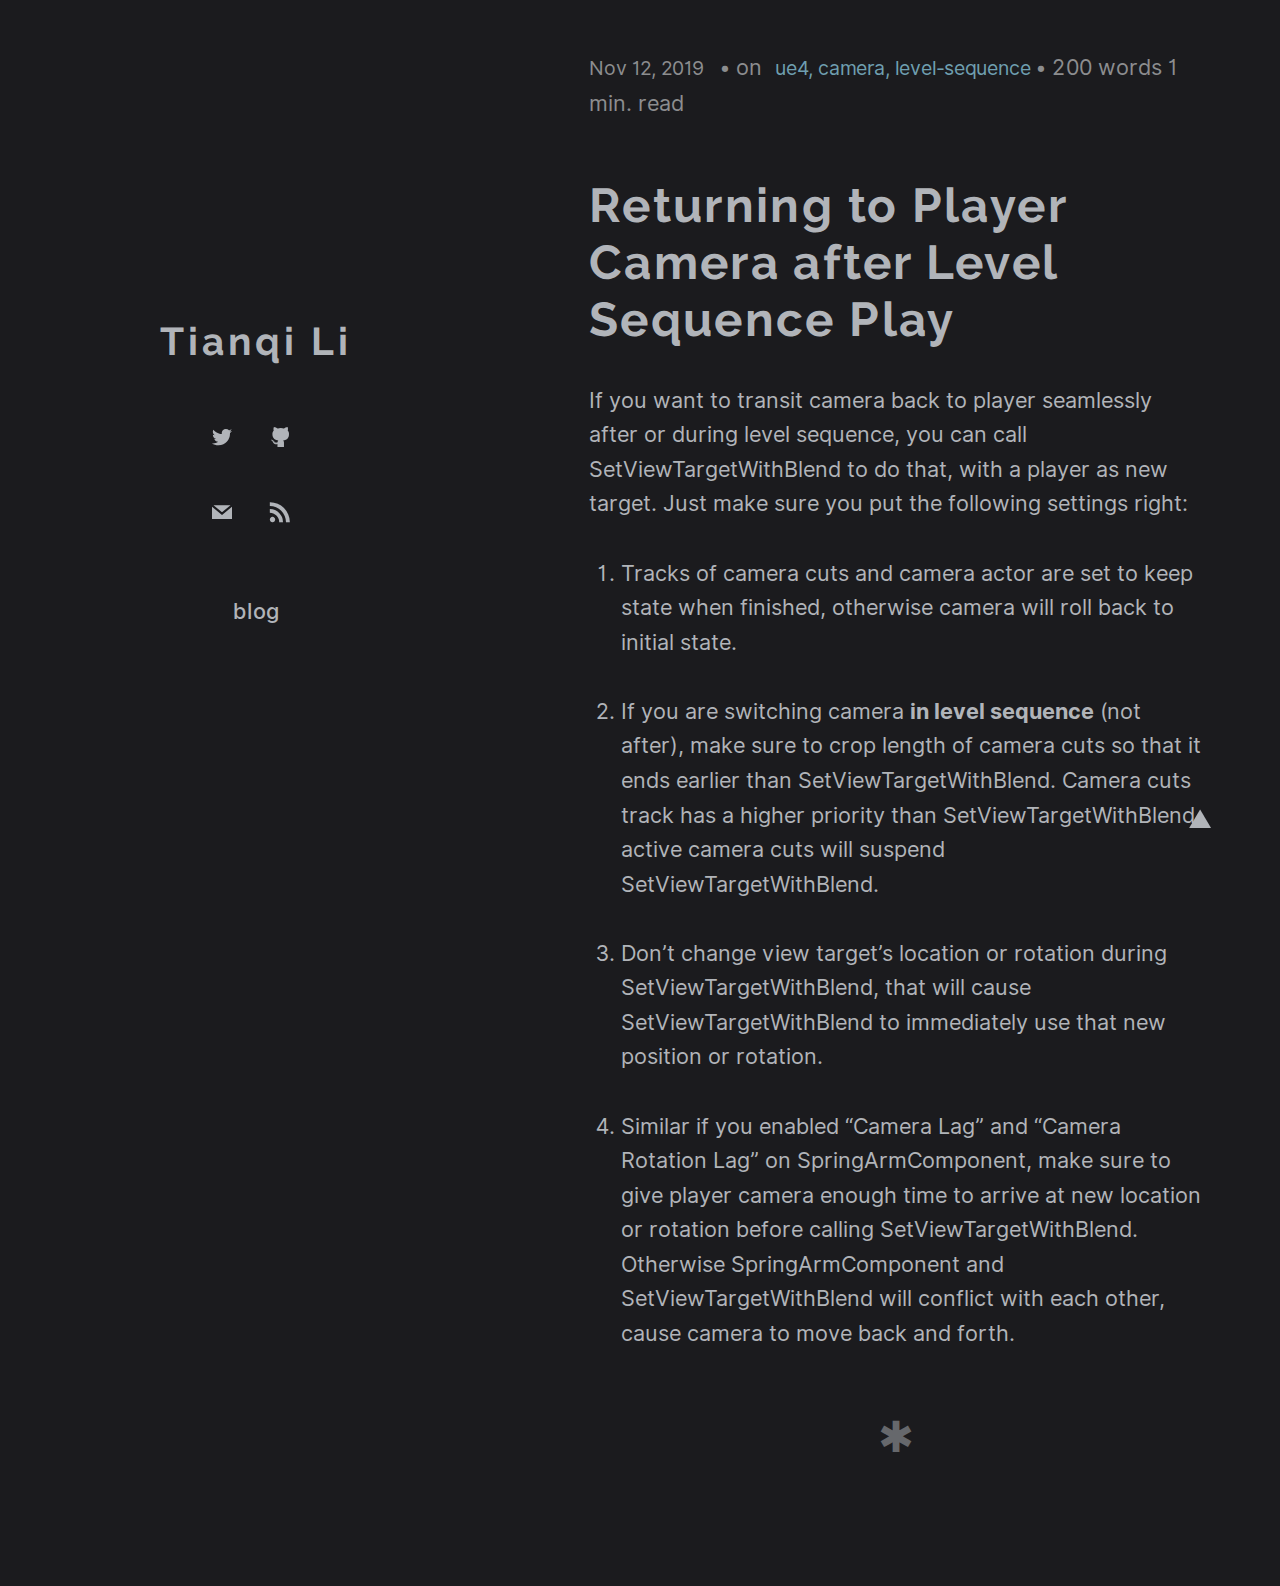
<file: 2019/11/12/returning-to-player-camera-after-level-sequence-play/index.html>
<!DOCTYPE html>
<html xmlns="http://www.w3.org/1999/xhtml" xml:lang="en" lang="en-us">
<head>
    <meta http-equiv="content-type" content="text/html; charset=utf-8">
    <meta name="theme-color" content="#000"/>
    
    <meta name="viewport" content="width=device-width, initial-scale=1.0, maximum-scale=5">
    <title> Tianqi Li </title>
    
    <link rel="manifest" href="/manifest.json">
    
    <link rel="apple-touch-icon" sizes="57x57" href="https://litianqi.github.io/images/favicons/apple-icon-57x57.png">
    <link rel="apple-touch-icon" sizes="60x60" href="https://litianqi.github.io/images/favicons/apple-icon-60x60.png">
    <link rel="apple-touch-icon" sizes="72x72" href="https://litianqi.github.io/images/favicons/apple-icon-72x72.png">
    <link rel="apple-touch-icon" sizes="76x76" href="https://litianqi.github.io/images/favicons/apple-icon-76x76.png">
    <link rel="apple-touch-icon" sizes="114x114" href="https://litianqi.github.io/images/favicons/apple-icon-114x114.png">
    <link rel="apple-touch-icon" sizes="120x120" href="https://litianqi.github.io/images/favicons/apple-icon-120x120.png">
    <link rel="apple-touch-icon" sizes="144x144" href="https://litianqi.github.io/images/favicons/apple-icon-144x144.png">
    <link rel="apple-touch-icon" sizes="152x152" href="https://litianqi.github.io/images/favicons/apple-icon-152x152.png">
    <link rel="apple-touch-icon" sizes="180x180" href="https://litianqi.github.io/images/favicons/apple-icon-180x180.png">
    <link rel="icon" type="image/png" href="https://litianqi.github.io/images/favicons/favicon-16x16.png" sizes="32x32">
    <link rel="icon" type="image/png" href="https://litianqi.github.io/images/favicons/favicon-32x32.png" sizes="32x32">
    <link rel="icon" type="image/png" href="https://litianqi.github.io/images/favicons/favicon-96x96.png" sizes="96x96">
    <link rel="icon" type="image/png" href="https://litianqi.github.io/images/favicons/android-icon-192x192.png" sizes="192x192">
    <link rel="icon" type="image/png" href="https://litianqi.github.io/images/favicons/favicon-16x16.png" sizes="16x16">
    <link rel="manifest" href="https://litianqi.github.io/images/favicons/manifest.json">
    <link rel="shortcut icon" href="https://litianqi.github.io/images/favicons/favicon.ico">
    <meta name="msapplication-TileColor" content="#ffc40d">
    <meta name="msapplication-TileImage" content="https://litianqi.github.io/images/favicons/mstile-144x144.png">
    
    <link href="https://litianqi.github.io/index.xml" rel="alternate" type="application/rss+xml" title="Tianqi Li" />
	
	<meta property="og:type" content="article">
	<meta property="og:title" content="Returning to Player Camera after Level Sequence Play">
	<meta property="og:url" content="https://litianqi.github.io/2019/11/12/returning-to-player-camera-after-level-sequence-play/">
	<meta property="og:site_name" content="Tianqi Li">
    <meta name="twitter:site" content="Tianqi Li">
	<meta itemprop="name" content="Returning to Player Camera after Level Sequence Play">
	<meta name="twitter:title" content="Returning to Player Camera after Level Sequence Play">
	<meta name="twitter:card" content="summary">
    <meta name="twitter:creator" content="@kevcui">
    <meta name="Description" content="Title: Tianqi Li; Author Tianqi Li">
	
    <meta name="description" content="If you want to transit camera back to player seamlessly after or during level sequence, you can call SetViewTargetWithBlend to do that, with a player as new target. Just make sure you put the following settings right:
 Tracks of camera cuts and camera actor are set to keep state when finished, otherwise camera will roll back to initial state.
 If you are switching camera in level sequence (not after), make sure to crop length of camera cuts so that it ends earlier than SetViewTargetWithBlend.">
    <meta name="og:description" content="If you want to transit camera back to player seamlessly after or during level sequence, you can call SetViewTargetWithBlend to do that, with a player as new target. Just make sure you put the following settings right:
 Tracks of camera cuts and camera actor are set to keep state when finished, otherwise camera will roll back to initial state.
 If you are switching camera in level sequence (not after), make sure to crop length of camera cuts so that it ends earlier than SetViewTargetWithBlend.">
    <meta name="twitter:description" content="If you want to transit camera back to player seamlessly after or during level sequence, you can call SetViewTargetWithBlend to do that, with a player as new target. Just make sure you put the following settings right:
 Tracks of camera cuts and camera actor are set to keep state when finished, otherwise camera will roll back to initial state.
 If you are switching camera in level sequence (not after), make sure to crop length of camera cuts so that it ends earlier than SetViewTargetWithBlend.">
    <meta itemprop="description" content="If you want to transit camera back to player seamlessly after or during level sequence, you can call SetViewTargetWithBlend to do that, with a player as new target. Just make sure you put the following settings right:
 Tracks of camera cuts and camera actor are set to keep state when finished, otherwise camera will roll back to initial state.
 If you are switching camera in level sequence (not after), make sure to crop length of camera cuts so that it ends earlier than SetViewTargetWithBlend.">
	
	
		
	<meta property="og:image" content="https://litianqi.github.io/"/>
	<meta property="twitter:image" content="https://litianqi.github.io/"/>
	<meta itemprop="image" content="https://litianqi.github.io/">
		
	
    
    
    <link rel="stylesheet" type="text/css" href="https://litianqi.github.io/css/uno.min.css" />
    
    <link rel="stylesheet" type="text/css" href="https://litianqi.github.io/css/font.min.css" />
    
    <link rel="stylesheet" type="text/css" href="https://litianqi.github.io/css/inter-ui.min.css" />
    
    <link rel="stylesheet" type="text/css" href="https://litianqi.github.io/css/syntax.min.css" />
    <link rel="stylesheet" type="text/css" href="https://litianqi.github.io/css/animate.min.css" />
</head>

  <body>
    <div id="scriptHeader">
    <span class="mobile btn-mobile-menu">
            <i class="icon icon-list btn-mobile-menu__icon"></i>
            <i class="icon icon-x-circle btn-mobile-close__icon hidden"></i>
            
                <a class="mobile-top-right-button" href="/#blog">Other Posts</a>
            
    </span>
    <header class="
        
            panel-cover panel-cover--collapsed
        "  style="background-image: url(https://images.unsplash.com/photo-1573834455293-d6c6c67aee96?ixlib=rb-1.2.1&amp;ixid=eyJhcHBfaWQiOjEyMDd9&amp;auto=format&amp;fit=crop&amp;w=2250&amp;q=80)" >
    <div class="panel-main">
        <div class="panel-main__inner panel-inverted">
            <div class="panel-main__content"> 
                <h1 class="panel-cover__title panel-title">
                    <a class="blog-title" href="https://litianqi.github.io/"  title="Tianqi Li homepage">Tianqi Li</a>
                </h1>
                <br/>
                
                <div class="navigation-wrapper">
                    <nav class="cover-navigation cover-navigation--primary">
                        <ul class="soc">
    
    
    <li>
        <a href="https://twitter.com/@litianqi" title="@litianqi on Twitter" target="_blank" rel="noopener"><span class="soc soc-twitter"></span></a>
    </li> 

    
    
    <li>
        <a href="https://github.com/litianqi" title="litianqi on github" target="_blank" rel="noopener"><span class="soc soc-github"></span></a>
    </li> 

    
    
</ul>

<ul class="soc">
    
    

    
    

    
    

    
    

    
    

    
    

    
    
    <li>
        <a href="mailto:litianqi@outlook.com" title="Email litianqi@outlook.com" target="_blank" rel="noopener"><span class="soc soc-mail"></span></a>
    </li> 
    <li>
        <a href="https://litianqi.github.io/index.xml" title="Subsribe" target="_blank" rel="noopener"><span class="soc soc-rss"></span></a>
    </li>
</ul>

                    </nav>
                </div>

                
                    <p class=""><a class="main-button" href="/#blog">blog</a></p>
                
                

            </div>
        </div>
        <div class="panel-cover--overlay"></div>
    </div>
</header>
</div>
<noscript>
    <style>
        #scriptHeader {display:none;}
        .navigation-wrapper{
            display: block;
            top: 0;
        }
    </style>

    <header class="panel-cover panel-cover--collapsed" style="background-image: url(https://images.unsplash.com/photo-1573834455293-d6c6c67aee96?ixlib=rb-1.2.1&amp;ixid=eyJhcHBfaWQiOjEyMDd9&amp;auto=format&amp;fit=crop&amp;w=2250&amp;q=80)">
        <div class="panel-main">
            <div class="panel-main__inner panel-inverted">
                <div class="panel-main__content"> 
                    <h1 class="panel-cover__title panel-title">
                        <a class="blog-title" href="https://litianqi.github.io/"  title="Tianqi Li homepage">Tianqi Li</a>
                    </h1>
                    
                    <div class="navigation-wrapper">
                        <nav class="cover-navigation cover-navigation--primary">
                            <ul class="soc">
    
    
    <li>
        <a href="https://twitter.com/@litianqi" title="@litianqi on Twitter" target="_blank" rel="noopener"><span class="soc soc-twitter"></span></a>
    </li> 

    
    
    <li>
        <a href="https://github.com/litianqi" title="litianqi on github" target="_blank" rel="noopener"><span class="soc soc-github"></span></a>
    </li> 

    
    
</ul>

<ul class="soc">
    
    

    
    

    
    

    
    

    
    

    
    

    
    
    <li>
        <a href="mailto:litianqi@outlook.com" title="Email litianqi@outlook.com" target="_blank" rel="noopener"><span class="soc soc-mail"></span></a>
    </li> 
    <li>
        <a href="https://litianqi.github.io/index.xml" title="Subsribe" target="_blank" rel="noopener"><span class="soc soc-rss"></span></a>
    </li>
</ul>

                        </nav>
                    </div>
                    
                        <p><a class="main-button" href="/#blog">blog</a></p>
                    
                    
                </div>
            </div>
            <div class="panel-cover--overlay"></div>
        </div>
    </header>
</noscript>

    
    
    <div class="content-wrapper">
      <div class="content-wrapper__inner">
        <div class="post singlepost">
          <div class="post-meta">
              <span class="post-meta__date date">Nov 12, 2019</span>
              
                  • on
              
              <span class="post-meta__tags tags">
				
					
						<a href="/tags/ue4">ue4,</a>
					
                
					
						<a href="/tags/camera">camera,</a>
					
                
					
						<a href="/tags/level-sequence">level-sequence</a>
					
                
              </span>
              • 200 words 1 min. read
          </div>
          <h1>Returning to Player Camera after Level Sequence Play</h1>
          <section id="post-content" class="article-content post">
              <p>If you want to transit camera back to player seamlessly after or during level sequence, you can call SetViewTargetWithBlend to do that, with a player as new target. Just make sure you put the following settings right:</p>

<ol>
<li><p>Tracks of camera cuts and camera actor are set to keep state when finished, otherwise camera will roll back to initial state.</p></li>

<li><p>If you are switching camera <strong>in level sequence</strong> (not after), make sure to crop length of camera cuts so that it ends earlier than SetViewTargetWithBlend. Camera cuts track has a higher priority than SetViewTargetWithBlend, active camera cuts will suspend SetViewTargetWithBlend.</p></li>

<li><p>Don&rsquo;t change view target&rsquo;s location or rotation during SetViewTargetWithBlend, that will cause SetViewTargetWithBlend to immediately use that new position or rotation.</p></li>

<li><p>Similar if you enabled &ldquo;Camera Lag&rdquo; and &ldquo;Camera Rotation Lag&rdquo; on SpringArmComponent, make sure to give player camera enough time to arrive at new location or rotation before calling SetViewTargetWithBlend. Otherwise SpringArmComponent and SetViewTargetWithBlend will conflict with each other, cause camera to move back and forth.</p></li>
</ol>

          </section>
          <br/>
        </div>
        
        

      </div>
    </div>
  </body>
  <script src="https://litianqi.github.io/js/umbrella.min.js"></script>

<script src="https://litianqi.github.io/js/main.min.js">></script>
<script>
    if ('serviceWorker' in navigator) {
        navigator.serviceWorker.register('/sw.js')
        .then(function(registration) {
            console.log("Service Worker Registered", registration);
        })
        .catch(function(err) {
            console.log("Service Worker Failed to Register", err);
        })
    }
</script>




  <span class="toTopBtn" onclick="scrollToTop(750)">&#9650;</span>
<script type="text/javascript">
function scrollToTop(scrollDuration) {
    const   scrollHeight = window.scrollY,
            scrollStep = Math.PI / ( scrollDuration / 15 ),
            cosParameter = scrollHeight / 2;
    var     scrollCount = 0,
            scrollMargin,
    scrollInterval = setInterval( function() {
        if ( window.scrollY != 0 ) {
            scrollCount = scrollCount + 1;
            scrollMargin = cosParameter - cosParameter * Math.cos( scrollCount * scrollStep );
            window.scrollTo( 0, ( scrollHeight - scrollMargin ) );
        }
        else clearInterval(scrollInterval);
    }, 15 );
}
</script>

</html>
</file>
